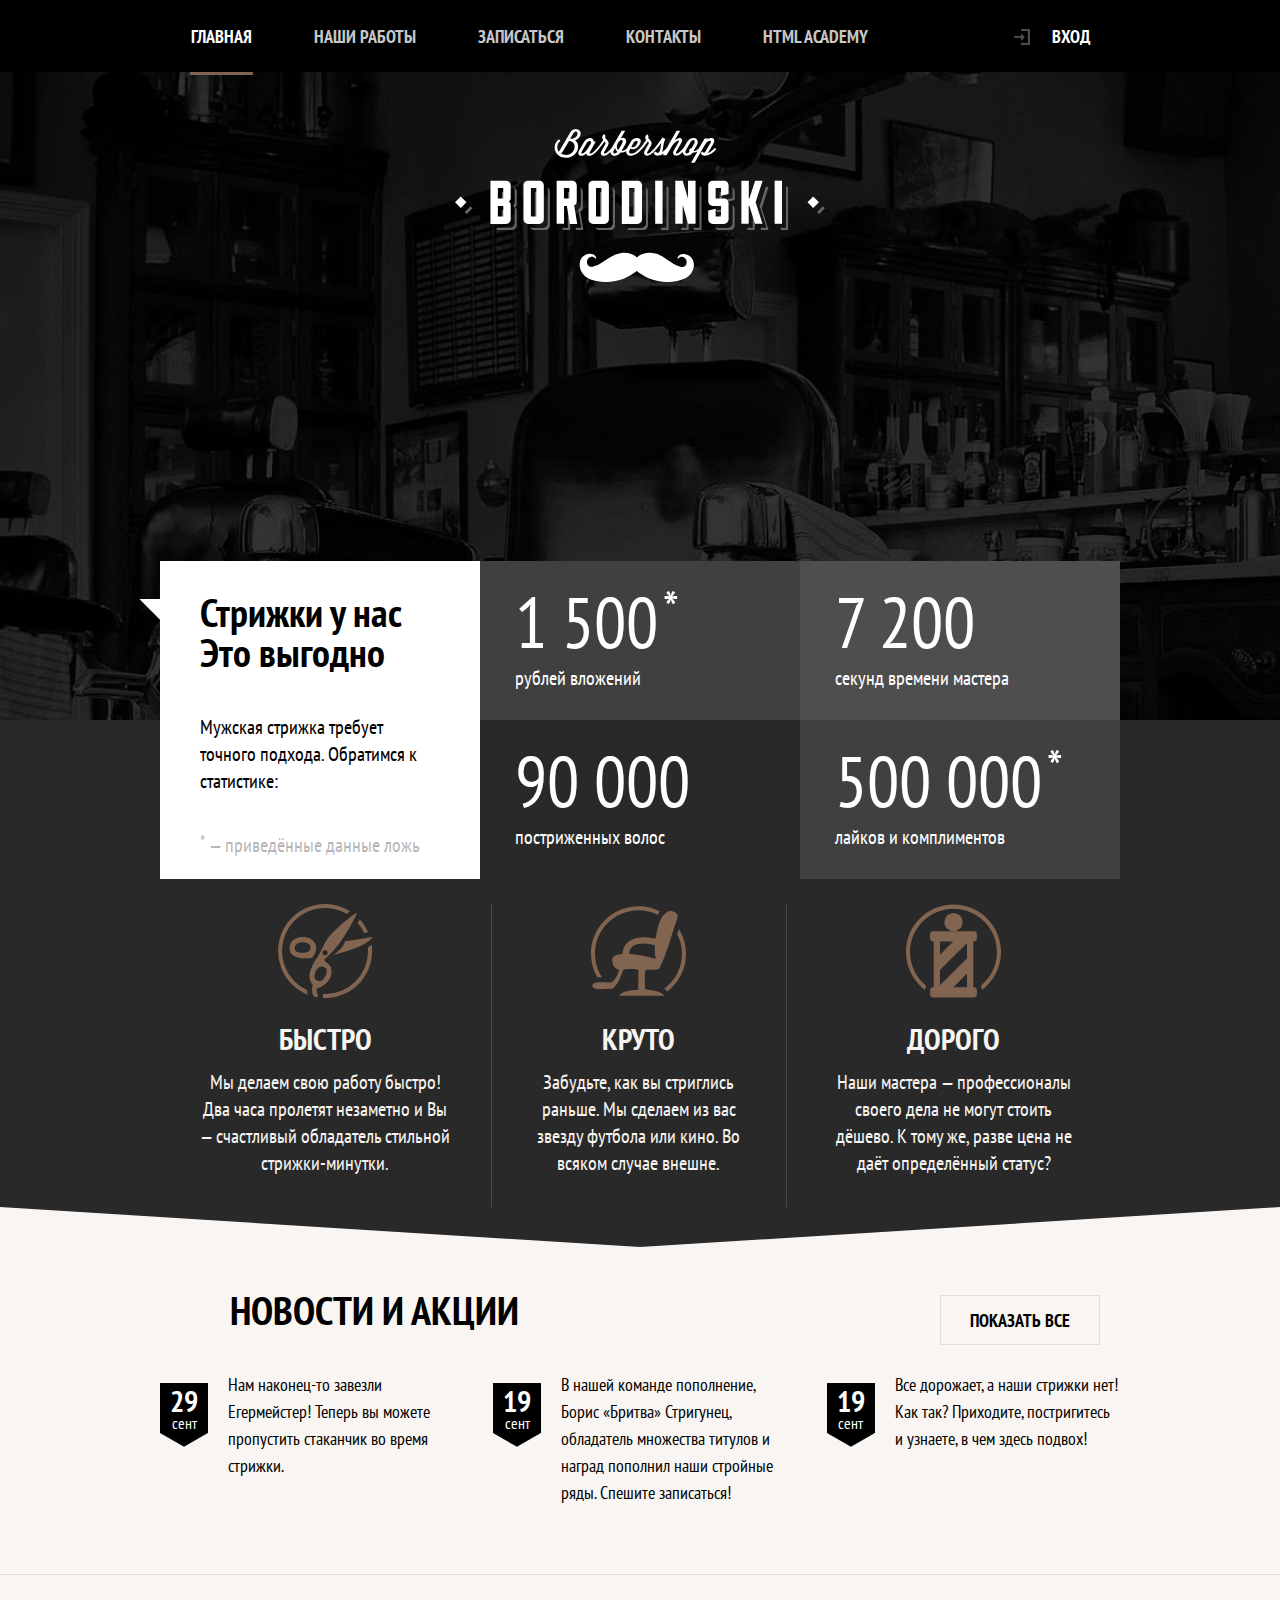
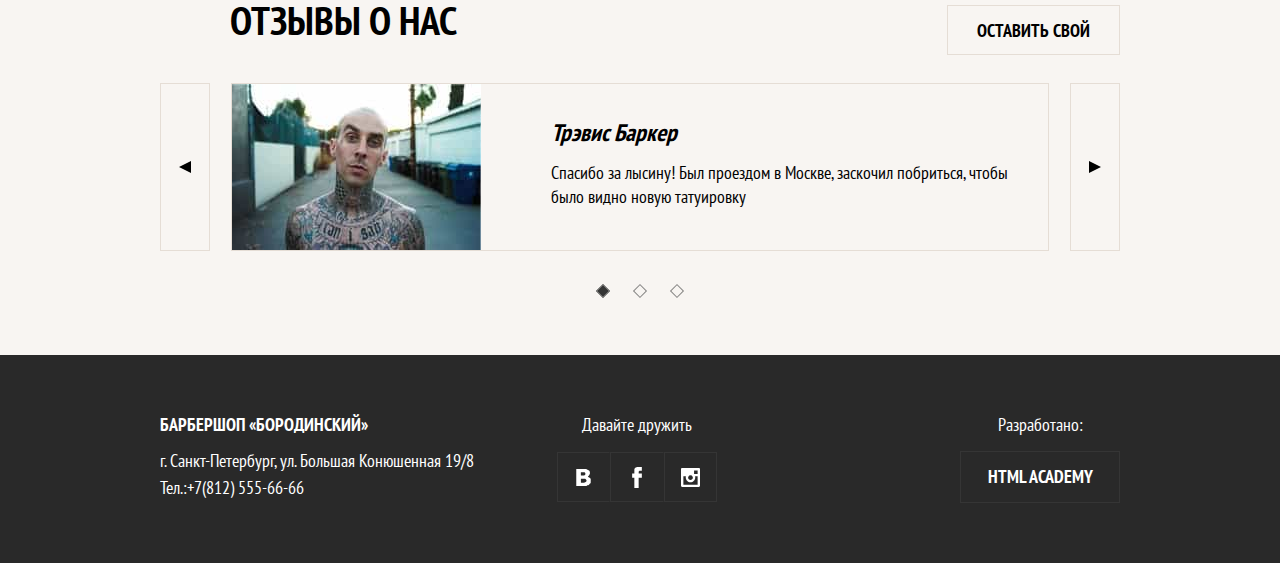
<file: index.html>
<!DOCTYPE HTML>
<html lang="ru">
  <head>
    <meta charset="utf-8">
    <title>Барбершоп Бородинский</title>
      <meta name="viewport" content="width=device-width,initial-scale=1">
    <meta name="format-detection" content="telephone=no">
    <link rel="icon" href="img/favicon.ico" type="image/ico">   
    <link rel="stylesheet" href="css/normalize.css">
     <link rel="stylesheet" href="css/style.css">
    <link href="https://fonts.googleapis.com/css?family=PT+Sans+Narrow:400,700&amp;subset=cyrillic" rel="stylesheet">
  </head>
  <body>
    <header class="page-header">
      <h1 class="visually-hidden">Барбершоп «Бородинский» — истинно мужская классика</h1>
      <div class="page-header__logo">
        <picture>
          <source media="(min-width: 1200px)" srcset="img/icons/logotype-desktop.svg">
          <source media="(min-width: 768px)" srcset="img/icons/logotype-tablet.svg">
          <img src="img/icons/logotype-mobile.svg" width="370" height="153" alt="Барбершоп Бородинский">
        </picture>
      </div>    
     <nav class="main-nav main-nav--closed main-nav--nojs">
      <button class="main-nav__toggle" type="button">Открыть меню</button>

      <div class="main-nav__wrapper">
        <ul class="main-nav__items">
          <li class="main-nav__item main-nav__item--active"><a>Главная</a></li>
          <li class="main-nav__item "><a href="photo.html">Наши работы</a></li>
          <li class="main-nav__item"><a href="form.html">Записаться</a></li>
          <li class="main-nav__item"><a href="">Контакты</a></li>
          <li class="main-nav__item"><a href="">HTML Academy</a></li>
        </ul>

        <ul class="main-nav__user-items">
          <li class="main-nav__user-item"><a class="main-nav__user-login" href="#" title="Войти">Вход
             <svg class="login-icon">
               <use  xlink:href="#login-icon"/>
            </svg> 
            </a>
          </li>
        </ul>
      </div>
    </nav>
  </header>
  
    <main class="page-main">
    <section class="stats">
      <header class="stats__header">
        <h2 class="stats__title  visually-hidden">Статистика Барбершпа</h2>
        <b class="stats__slogan">Стрижки у нас<br>Это выгодно</b>
        <p class="stats__intro">Мужская стрижка требует точного подхода. Обратимся к статистике:</p>
        <small  class="stats__legend  stats__legend--top"><sup>*</sup> — приведённые данные ложь</small>
      </header>
      <table class="stats__items">
        <tr>
          <td class="stats__value">1 500<sup>*</sup></td>
          <td class="stats__field">рублей<br> вложений</td>
        </tr>
        <tr>
          <td class="stats__value">7 200</td>
          <td class="stats__field">секунд<br> времени мастера</td>
        </tr>
        <tr>
          <td class="stats__value">90 000</td>
          <td class="stats__field">постриженных<br> волос</td>
        </tr>
        <tr>
          <td class="stats__value">500 000<sup>*</sup></td>
          <td class="stats__field">лайков<br> и комплиментов</td>
        </tr>
      </table>
      <small class="stats__legend stats__legend--bottom"><sup>*</sup> — приведённые данные ложь</small>
    </section>
 <section class="advantages">
   <h2 class="advantages__title visually-hidden">Наши преимущества</h2>
  <div class="advantages__wrapper">
  <div class="slider">
    <input class="slider__input" type="radio" name="toggle" id="slider-input-1" checked>
    <input class="slider__input" type="radio" name="toggle" id="slider-input-2">
    <input class="slider__input" type="radio" name="toggle" id="slider-input-3">
      <div class="advantages__items slider__items">
        <div class="advantages__item advantages__item--fast slider__item">
           <div class="advantages__item-promo">
          <h3 class="advantages__item-title">Быстро</h3>
          <p class="advantages__item-info">Мы делаем свою работу быстро! Два часа пролетят незаметно и Вы — счастливый обладатель стильной стрижки-минутки.</p>
          </div>
        </div>
        <div class="advantages__item advantages__item--cool slider__item">
         <div class="advantages__item-promo">
          <h3 class="advantages__item-title">Круто</h3>
          <p class="advantages__item-info">Забудьте, как вы стриглись раньше. Мы сделаем из вас звезду футбола или кино. Во всяком случае внешне.</p>
          </div>
        </div>
        <div class="advantages__item advantages__item--expensive slider__item">
         <div class="advantages__item-promo">
          <h3 class="advantages__item-title">Дорого</h3>
          <p class="advantages__item-info">Наши мастера — профессионалы своего дела не могут стоить дёшево. К тому же, разве цена не даёт определённый статус?</p>
        </div>
        </div>
      </div>
         <div class="advantages__toggles slider__toggles">
      <label class="slider__toggle" for="slider-input-1">1</label>
      <label class="slider__toggle" for="slider-input-2">2</label>
      <label class="slider__toggle" for="slider-input-3">3</label>
    </div>
  </div>
  </div>

  <svg class="advantages--triangle"   preserveAspectRatio="none">
    <use  xlink:href="#advantages--triangle"/>
  </svg>
    
  </section>
  <section class="news">
      <div class="news__wrapper">
        <h2 class="news__title">Новости и акции</h2>
        <ul class="news__items">
          <li class="news__item">
            <time class="news__date" datetime="2016-09-29"><b>29</b><span>сент</span></time>
            <p class="news__info">Нам наконец-то завезли Егермейстер! Теперь вы можете пропустить стаканчик во время стрижки.</p>
          </li>
          <li class="news__item">
            <time class="news__date" datetime="2015-09-19"><b>19</b> <span>сент</span></time>
            <p class="news__info">В нашей команде пополнение, Борис «Бритва» Стригунец, обладатель множества титулов и наград пополнил наши стройные ряды. Спешите записаться!</p>
          </li>
                    <li class="news__item">
            <time class="news__date" datetime="2015-09-09"><b>19</b> <span>сент</span></time>
            <p class="news__info">Все дорожает, а наши стрижки нет! Как так? Приходите, постригитесь и узнаете, в чем здесь подвох!</p>
          </li>
        </ul>
        <a class="news__to-all btn" href="#">Показать все</a> 
      </div>
  </section>
  <section class="reviews">
    <div class="reviews__wrapper">
      <h2 class="reviews__title">Отзывы о нас</h2>
      <a class="reviews__write btn" href="#">Оставить свой</a> 
      <div class="reviews-slider">
        <input class="reviews-slider__input" type="radio" name="reviews-slider-toggle" id="reviews-slider-input-1" checked>
        <input class="reviews-slider__input" type="radio" name="reviews-slider-toggle" id="reviews-slider-input-2">
        <input class="reviews-slider__input" type="radio" name="reviews-slider-toggle" id="reviews-slider-input-3">
        <div class="reviews-slider__items">
          <blockquote class="reviews-slider__item">
            <div class="reviews__auhor-foto">
               <picture>
                <source media="(min-width: 1200px)" srcset="img/travis-desctop.jpg">
                <source media="(min-width: 768px)" srcset="img/travis-tablet.jpg">
                <img src="img/travis.jpg"  alt="Фото Тревиса">
              </picture>
            </div>
            <div class="reviews__auhor-quote">
            <cite class="reviews__auhor-name">Трэвис Баркер</cite>
            <p>Спасибо за лысину! Был проездом в Москве, заскочил побриться, чтобы было видно новую татуировку</p>
            </div>
          </blockquote>
          <blockquote class="reviews-slider__item">
            <div class="reviews__auhor-foto">
               <picture>
                <source media="(min-width: 1200px)" srcset="img/travis-desctop.jpg">
                <source media="(min-width: 768px)" srcset="img/travis-tablet.jpg">
                <img src="img/travis.jpg"  alt="Фото Тревиса">
              </picture>
            </div>
            <div class="reviews__auhor-quote">
            <cite class="reviews__auhor-name">Трэвис Баркер</cite>
            <p>Спасибо за лысину! Был проездом в Москве, заскочил побриться, чтобы было видно новую татуировку</p>
            </div>
          </blockquote>  
          <blockquote class="reviews-slider__item">
            <div class="reviews__auhor-foto">
                 <picture>
                <source media="(min-width: 1200px)" srcset="img/travis-desctop.jpg">
                <source media="(min-width: 768px)" srcset="img/travis-tablet.jpg">
                <img src="img/travis.jpg"  alt="Фото Тревиса">
              </picture>
            </div>
            <div class="reviews__auhor-quote">
            <cite class="reviews__auhor-name">Трэвис Баркер</cite>
            <p>Спасибо за лысину! Был проездом в Москве, заскочил побриться, чтобы было видно новую татуировку</p>
            </div>
          </blockquote>
        </div>

      <div class="reviews-slider__toggles">
        <label class="reviews-slider__toggle" for="reviews-slider-input-1">1</label>
        <label class="reviews-slider__toggle" for="reviews-slider-input-2">2</label>
        <label class="reviews-slider__toggle" for="reviews-slider-input-3">3</label>
      </div>
      <div class="reviews-slider__controls">
        <label class="reviews-slider__arrow" for="reviews-slider-input-1">1</label>
        <label class="reviews-slider__arrow" for="reviews-slider-input-2">2</label>
        <label class="reviews-slider__arrow" for="reviews-slider-input-3">3</label>
      </div>
    </div>
  </div>
  <svg  class="reviews--triangle">
    <use  xlink:href="#reviews--triangle"/>
  </svg>
    
    </section>
    </main>
    <footer class="page-footer">
      <div class="page-footer__wrapper">
        <p class="page-footer__contacts">
          <b>Барбершоп «Бородинский»</b>
          г. Санкт-Петербург, ул. Большая Конюшенная 19/8
          <a href="tel:+78125556666"><span class="page-footer__contacts-hidden">Тел.:</span>+7(812) 555-66-66</a>
        </p>
        <p class="page-footer__social">
          <b>Давайте дружить</b>
            <a class="social-link social-link--vk" href="https://vk.com/htmlacademy">
            Мы в Вконтакте
            <svg class="vk-icon">
              <use  xlink:href="#vk-icon"/>
            </svg>
            </a>
            <a class="social-link social-link--fb" href="https://www.facebook.com/htmlacademy">Мы в Фейсбукe
            <svg class="fb-icon">
              <use  xlink:href="#fb-icon"/>
            </svg> 
                 </a>
                  <a class="social-link social-link--insta" href="https://www.instagram.com/htmlacademy">Мы в Инстаграме 
               <svg class="insta-icon">
              <use  xlink:href="#insta-icon"/>
            </svg>
            </a>
        </p>
      <p class="page-footer__copyright">
        <b>Разработано:</b>
        <a class="page-footer__copyright-link" href="https://htmlacademy.ru/intensive/adaptive">HTML Academy</a>
      </p>
 
      </div>
    </footer>
    <div class="popup-room">

     <h2 class="popup-room__title">Личный кабинет</h2>
     <p class="popup-room__subtitle">Введите свой логин и пароль, чтобы войти</p>
     <form class="popup-room__content" action="https://echo.htmlacademy.ru/" method="post">
    <input class="popup-room__value" type="text" name="login" placeholder="Логин" id="login">
    <label for="login"></label>
    <input class="popup-room__value" type="password" name="password" placeholder="Пароль" id="password">
        <label for="name"></label>
    <input  type="checkbox" name="remember"  id="remember">
      
        <label class="popup-room__remember" for="remember">Запомни меня</label>
     
        <a class="popup-room__forgot" href="#">Я забыл пароль!</a>
        <button type="submit" class="popup-room__enter ">Войти <span>в личный кабинет</span></button>
        <button type="button" class="popup-room__close ">Закрыть</button>
      </form>
    </div>
    <div class="overlay"></div>
  <script src="js/scripts.min.js"></script>
  </body>
</html>
</file>
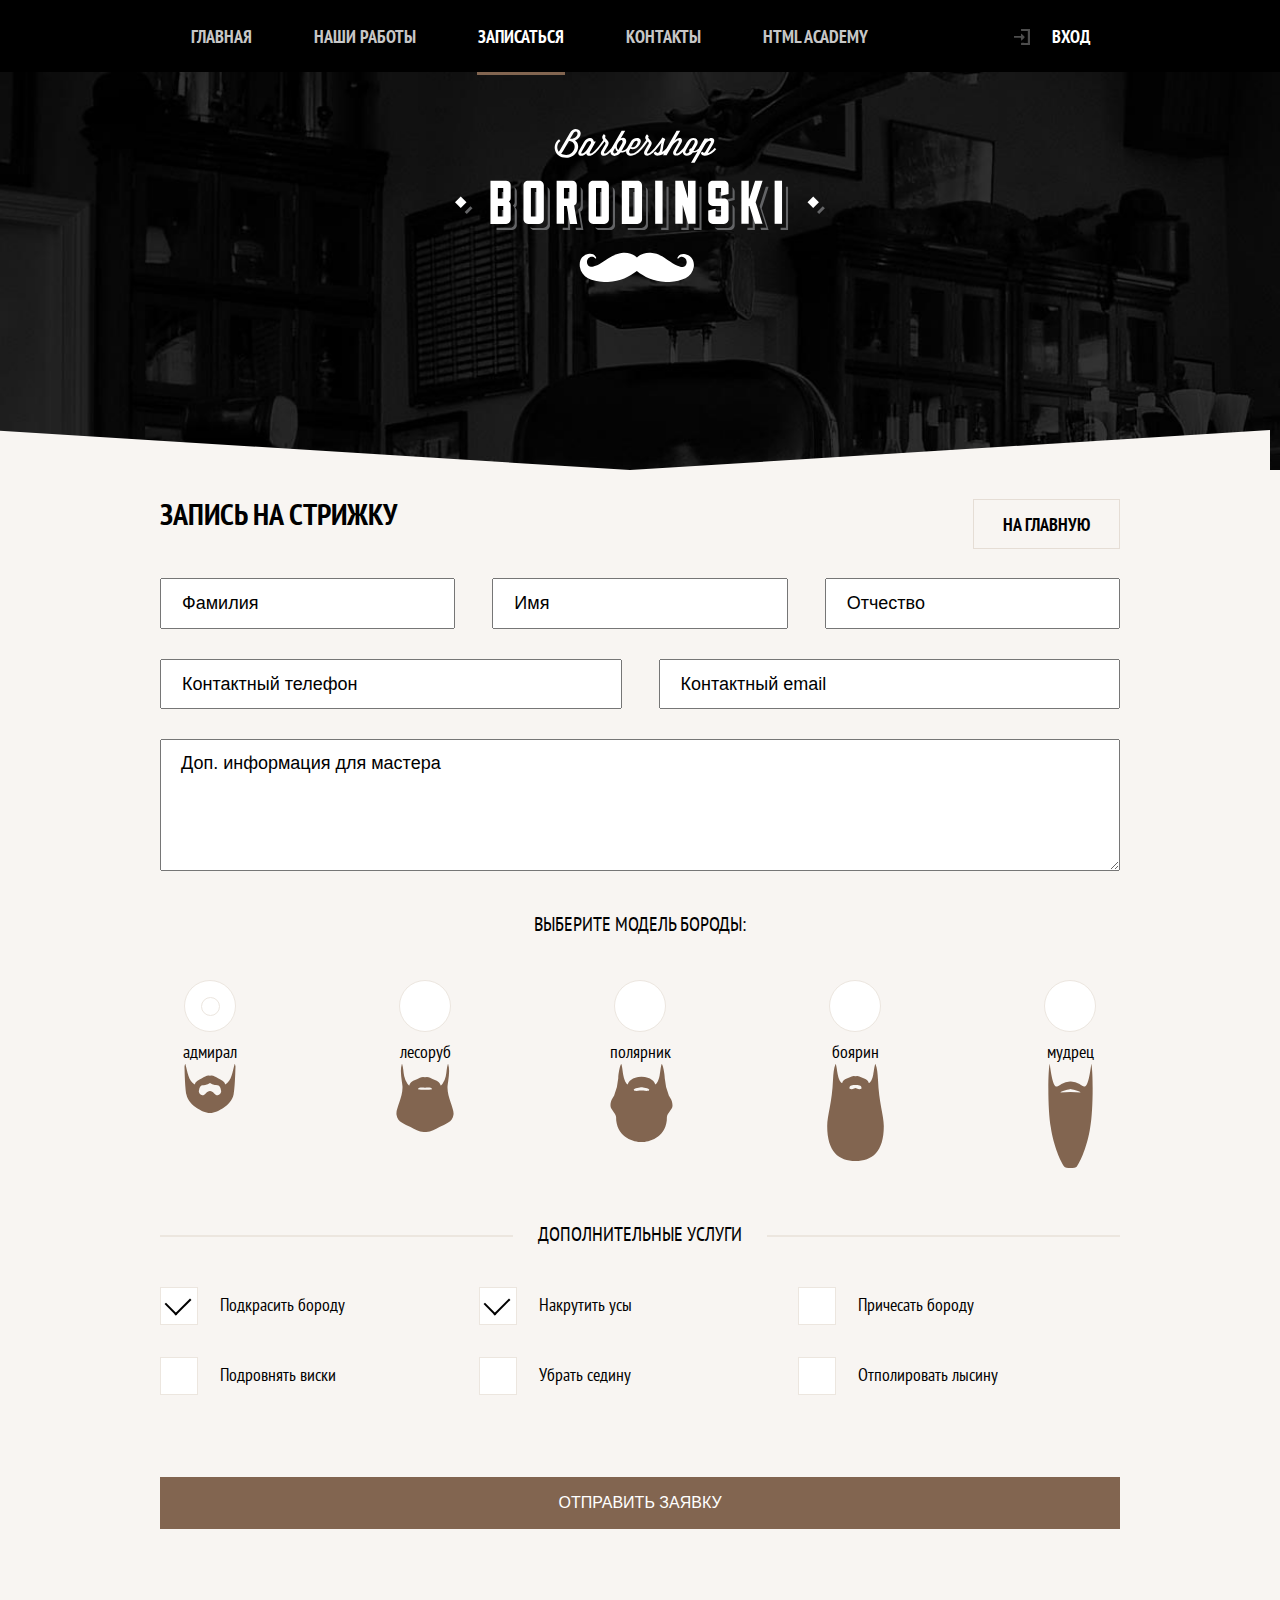
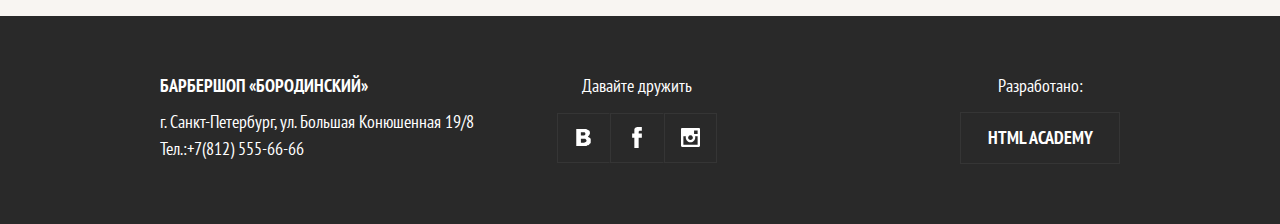
<file: form.html>
<!DOCTYPE HTML>
<html lang="ru">
  <head>
    <meta charset="utf-8">
    <title>Барбершоп Бородинский</title>
      <meta name="viewport" content="width=device-width,initial-scale=1">
    <meta name="format-detection" content="telephone=no">
    <link rel="icon" href="img/favicon.ico" type="image/ico">   
    <link rel="stylesheet" href="css/normalize.css">
     <link rel="stylesheet" href="css/style.css">
    <link href="https://fonts.googleapis.com/css?family=PT+Sans+Narrow:400,700&amp;subset=cyrillic" rel="stylesheet">
  </head>
  <body class="inner-page">
     <header class="page-header">
      <h1 class="visually-hidden">Барбершоп «Бородинский» — истинно мужская классика</h1>
      <div class="page-header__logo">
        <picture>
          <source media="(min-width: 1200px)" srcset="img/icons/logotype-desktop.svg">
          <source media="(min-width: 768px)" srcset="img/icons/logotype-tablet.svg">
          <img src="img/icons/logotype-mobile.svg" width="370" height="153" alt="Барбершоп Бородинский">
        </picture>
      </div>    
     <nav class="main-nav main-nav--closed main-nav--nojs">
      <button class="main-nav__toggle" type="button">Открыть меню</button>

      <div class="main-nav__wrapper">
        <ul class="main-nav__items">
          <li class="main-nav__item "><a href="index.html">Главная</a></li>
          <li class="main-nav__item "><a href="photo.html ">Наши работы</a></li>
          <li class="main-nav__item main-nav__item--active"><a >Записаться</a></li>
          <li class="main-nav__item"><a href="">Контакты</a></li>
          <li class="main-nav__item"><a href="">HTML Academy</a></li>
        </ul>

        <ul class="main-nav__user-items">
          <li class="main-nav__user-item"><a class="main-nav__user-login" href="#" title="Войти">Вход
            <svg class="login-icon" width="16px" height="16px">
              <use  xlink:href="#login-icon"/>
            </svg>
            </a></li>
        </ul>
      </div>
    </nav>
  </header>
    <section class="page-title">
    <svg class="page-title--reverse-triangle">
      <use  xlink:href="#page-title--reverse-triangle"/>
    </svg>
        <div class="page-title__wrapper">
          <h1 class="page-title__text">Запись на стрижку</h1>
          <a class="page-title__to-main btn" href="index.html">На главную</a>
        </div>
    </section>
    <section class="form-block">
     <div class="form-block__wrapper">
      <form class="form-block__content"  action="https://echo.htmlacademy.ru/" method="post">
       <div class="form-block__bio">
        <input class="form-block__value" type="text" name="surname" placeholder="Фамилия" id="surname" >
        <label for="surname"></label>
        <input class="form-block__value" type="text" name="name" placeholder="Имя" id="name" >
        <label for="name"></label>
        <input class="form-block__value" type="text" name="middlename" placeholder="Отчество" id="middlename" >
        <label for="middlename"></label>
       </div>
       
       <div class="form-block__contacts">
        <input class="form-block__value" type="tel" name="tel" placeholder="Контактный телефон" id="tel">
        <label for="tel"></label>
        <input class="form-block__value" type="email" name="email" placeholder="Контактный email" id="email" >
        <label for="email"></label>
      </div>
      
       
        <textarea class="form-block__value" rows="5" placeholder="Доп. информация для мастера" ></textarea>
        
        <section class="model-beard">
          <div class="model-beard__subtitle">
            <h2 class="model-beard__content">Выберите модель бороды:</h2>
          </div>
          <input type="radio" name="typebeard" id="typebeard-1" checked>
          <input type="radio" name="typebeard" id="typebeard-2">
          <input type="radio" name="typebeard" id="typebeard-3">
          <input type="radio" name="typebeard" id="typebeard-4">
          <input type="radio" name="typebeard" id="typebeard-5">
          <div class="model-beard__controls">
            <label class="model-beard__radiobeard model-beard--radiobeard-1"  for="typebeard-1">адмирал
    <svg class="icon-beard-1">
      <use  xlink:href="#beard-1"/>
    </svg>
            </label>
            <label class="model-beard__radiobeard model-beard--radiobeard-2"  for="typebeard-2">лесоруб
                <svg class="icon-beard-2">
      <use  xlink:href="#beard-2"/>
    </svg>
            </label>
            <label class="model-beard__radiobeard model-beard--radiobeard-3"  for="typebeard-3">полярник
          <svg class="icon-beard-3">
      <use  xlink:href="#beard-3"/>
    </svg>
            </label>
            <label class="model-beard__radiobeard model-beard--radiobeard-4"  for="typebeard-4">боярин
        <svg class="icon-beard-4">
      <use  xlink:href="#beard-4"/>
    </svg>  
            </label>
            <label class="model-beard__radiobeard model-beard--radiobeard-5"  for="typebeard-5">мудрец
              <svg class="icon-beard-5">
      <use  xlink:href="#beard-5"/>
    </svg>       
            </label>
          </div>    
        </section>
        <section class="bonus-services">
         <div class="bonus-services__subtitle">
            <h2 class="bonus-services__content">Дополнительные услуги</h2>
          </div>
           <input type="checkbox" name="additional-1" id="additional-1" checked>
          <input  type="checkbox" name="additional-2" id="additional-2" checked>
          <input type="checkbox" name="additional-3" id="additional-3">
          <input type="checkbox" name="additional-4" id="additional-4">
          <input type="checkbox" name="additional-5" id="additional-5">
          <input  type="checkbox" name="additional-6" id="additional-6">
          <div class="bonus-services__controls">
            <label class="bonus-services__additional bonus-services__additional-1"  for="additional-1">Подкрасить бороду</label>
             <label class="bonus-services__additional bonus-services__additional-2"  for="additional-2">Накрутить усы</label>
            <label class="bonus-services__additional bonus-services__additional-3"  for="additional-3">Причесать бороду</label>
            <label class="bonus-services__additional bonus-services__additional-4"  for="additional-4">Подровнять виски</label>
            <label class="bonus-services__additional bonus-services__additional-5"  for="additional-5">Убрать седину</label>
            <label class="bonus-services__additional bonus-services__additional-6"  for="additional-6">Отполировать лысину</label>
          </div>
        </section>
        <button class="form-block__submit" type="submit" >Отправить заявку</button>
      </form>
      </div>
    <svg class="form-block--triangle">
      <use  xlink:href="#form-block--triangle"/>
    </svg>
    </section>
     <footer class="page-footer">
      <div class="page-footer__wrapper">
        <p class="page-footer__contacts">
          <b>Барбершоп «Бородинский»</b>
          г. Санкт-Петербург, ул. Большая Конюшенная 19/8
          <a href="tel:+78125556666"><span class="page-footer__contacts-hidden">Тел.:</span>+7(812) 555-66-66</a>
        </p>
        <p class="page-footer__social">
          <b>Давайте дружить</b>
            <a class="social-link social-link--vk" href="https://vk.com/htmlacademy">
            Мы в Вконтакте
            <svg class="vk-icon">
              <use  xlink:href="#vk-icon"/>
            </svg>
            </a>
            <a class="social-link social-link--fb" href="https://www.facebook.com/htmlacademy">Мы в Фейсбукe
            <svg class="fb-icon">
              <use  xlink:href="#fb-icon"/>
            </svg> 
                 </a>
                  <a class="social-link social-link--insta" href="https://www.instagram.com/htmlacademy">Мы в Инстаграме 
               <svg class="insta-icon">
              <use  xlink:href="#insta-icon"/>
            </svg>
            </a>
        </p>
      <p class="page-footer__copyright">
        <b>Разработано:</b>
        <a class="page-footer__copyright-link" href="https://htmlacademy.ru/intensive/adaptive">HTML Academy</a>
      </p>
 
      </div>
    </footer>
    <div class="popup-room">
     <h2 class="popup-room__title">Личный кабинет</h2>
     <p class="popup-room__subtitle">Введите свой логин и пароль, чтобы войти</p>
     <form class="popup-room__content" action="https://echo.htmlacademy.ru/" method="post">
    <input class="popup-room__value" type="text" name="login" placeholder="Логин" id="login">
    <label for="login"></label>
    <input class="popup-room__value" type="password" name="password" placeholder="Пароль" id="password">
        <label class="popup-room-password" for="name"></label>
    <input  type="checkbox" name="remember"  id="remember">
      
        <label class="popup-room__remember" for="remember">Запомни меня</label>
     
        <a class="popup-room__forgot" href="#">Я забыл пароль!</a>
        <button type="submit" class="popup-room__enter">Войти <span>в личный кабинет</span></button>
         <button type="button" class="popup-room__close ">Закрыть</button>
      </form>
    </div>
    <div class="overlay"></div>

    <div class="popup-success">
      <h2 class="popup-success__title">Это успех!</h2>
      <p class="popup-success__info">Ваша заявка отправлена.<br> Ожидайте, мы свяжемся с вами<br> как только будет минутка.</p>
      <button type="button" class="popup-success__close">Закрыть окно </button>
    </div>
    <div class="popup-failure">
      <h2 class="popup-failure__title">Неудача</h2>
      <p class="popup-failure__info">Что-то пошло не так.<br> Проверьте выделенные<br>красным поля формы.</p>
      <button type="button" class="popup-failure__close">Ок</button>
    </div>
  <script src="js/scripts.min.js"></script>
    <script src="js/scripts-form.min.js"></script>
    </body>
</html>
</file>
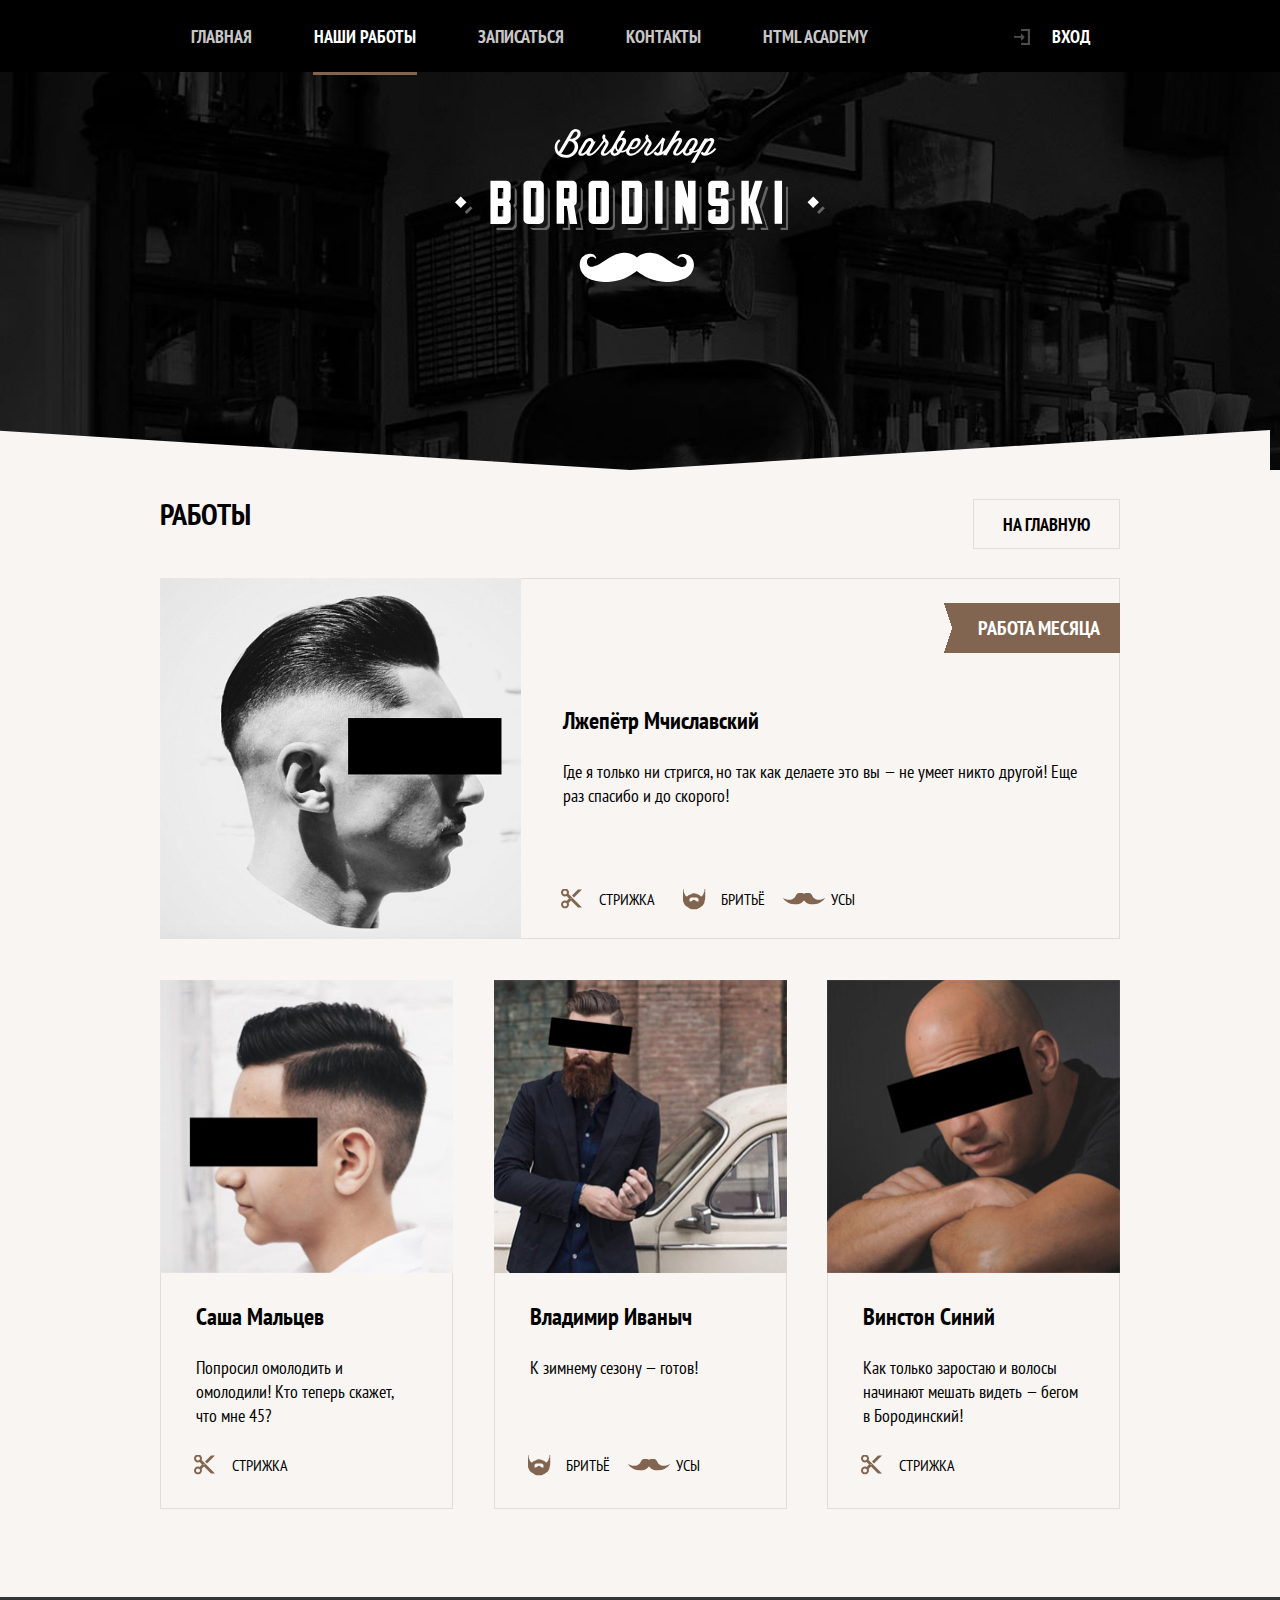
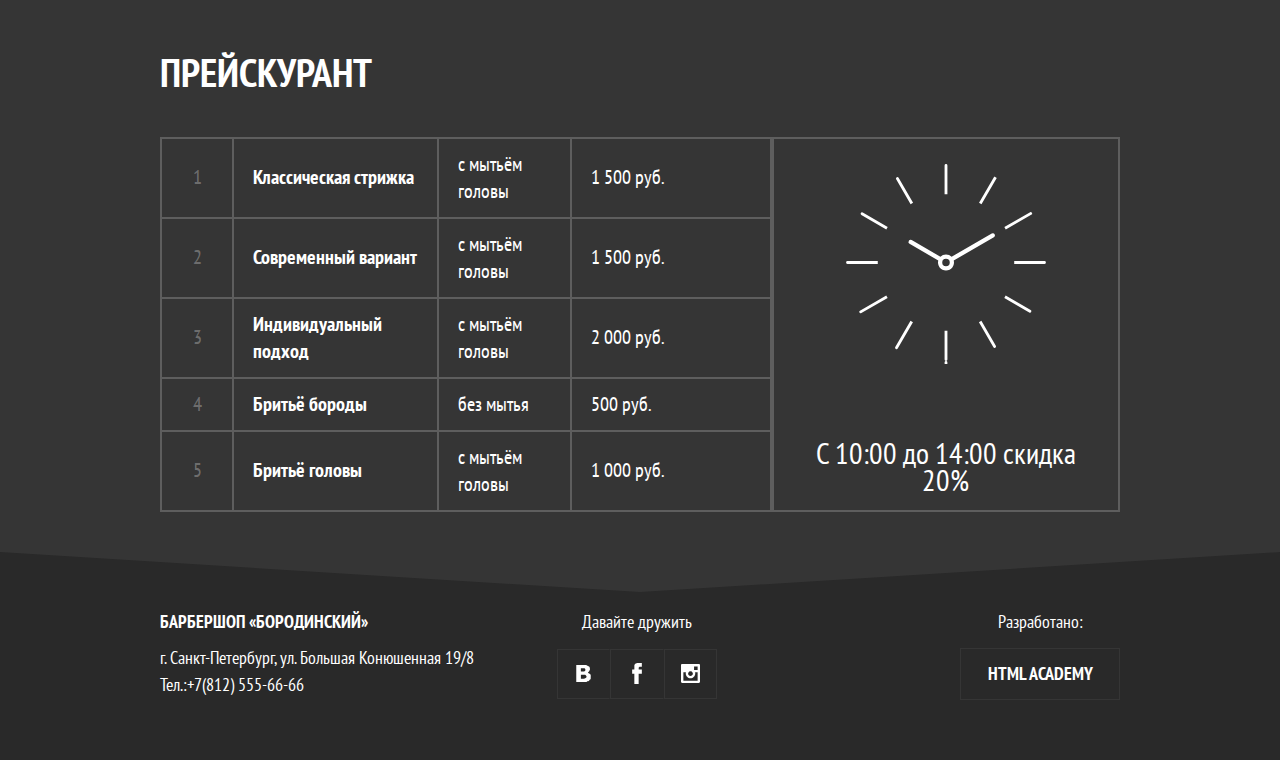
<file: photo.html>
<!DOCTYPE HTML>
<html lang="ru">
  <head>
    <meta charset="utf-8">
    <title>Барбершоп Бородинский</title>
      <meta name="viewport" content="width=device-width,initial-scale=1">
    <meta name="format-detection" content="telephone=no">
    <link rel="icon" href="img/favicon.ico" type="image/ico">   
    <link rel="stylesheet" href="css/normalize.css">
     <link rel="stylesheet" href="css/style.css">
     <link href="https://fonts.googleapis.com/css?family=PT+Sans+Narrow:400,700&amp;subset=cyrillic" rel="stylesheet">
  </head>
    <body class="inner-page">
     <header class="page-header">
      <h1 class="visually-hidden">Барбершоп «Бородинский» — истинно мужская классика</h1>
      <div class="page-header__logo">
        <picture>
          <source media="(min-width: 1200px)" srcset="img/icons/logotype-desktop.svg">
          <source media="(min-width: 768px)" srcset="img/icons/logotype-tablet.svg">
          <img src="img/icons/logotype-mobile.svg" width="370" height="153" alt="Барбершоп Бородинский">
        </picture>
      </div>    
     <nav class="main-nav main-nav--closed main-nav--nojs">
      <button class="main-nav__toggle" type="button">Открыть меню</button>

      <div class="main-nav__wrapper">
        <ul class="main-nav__items">
          <li class="main-nav__item "><a href="index.html">Главная</a></li>
          <li class="main-nav__item main-nav__item--active"><a >Наши работы</a></li>
          <li class="main-nav__item"><a href="form.html">Записаться</a></li>
          <li class="main-nav__item"><a href="">Контакты</a></li>
          <li class="main-nav__item"><a href="">HTML Academy</a></li>
        </ul>

        <ul class="main-nav__user-items">
          <li class="main-nav__user-item"><a class="main-nav__user-login" href="#" title="Войти">Вход
          <svg class="login-icon" width="16px" height="16px">
            <use  xlink:href="#login-icon"/>
          </svg>
            </a></li>
        </ul>
      </div>
    </nav>
  </header>
    
  <section class="page-title">
    <svg  class="page-title--reverse-triangle">
      <use  xlink:href="#page-title--reverse-triangle"/>
   </svg>
    <div class="page-title__wrapper">
      <h1 class="page-title__text">Работы</h1>
      <a class="page-title__to-main btn" href="index.html">На главную</a>
    </div>
  </section>

    <section class="works-list">
       <div class="works-list__wrapper">
       
        <article class="works-item works-item--work-of-month">
          <div class="works-item__img-wrapper">
            <picture>
              <source media="(min-width: 1200px)" srcset="img/photo-1-desktop.jpg 1x">
              <source media="(min-width: 768px)" srcset="img/photo-1-tablet.jpg 1x">
              <img src="img/photo-1-mobile.jpg"alt="Пример нашей работы" class="works-item__img">
            </picture>
          </div>
          <div class="works-item__review">
            <div class="works-item__review-text">
              <h1 class="works-item__title">Лжепётр Мчиславский</h1>
              <blockquote class="works-item__blockquote">Где я только ни стригся, но так как делаете это вы — не умеет никто другой! Еще раз спасибо и до скорого!</blockquote>
            </div>
            <div class="works-item__parameter-list">
              <div class="works-item__parameter-item works-item__parameter-item--haircut">Стрижка</div>
              <div class="works-item__parameter-item works-item__parameter-item--shaving">Бритьё</div>
              <div class="works-item__parameter-item works-item__parameter-item--mustache">Усы</div>
            </div>
          </div>
        </article>


        <article class="works-item">
          <div class="works-item__img-wrapper">
            <picture>
              <source media="(min-width: 1200px)" srcset="img/photo-2-desktop.jpg 1x">
              <source media="(min-width: 768px)" srcset="img/photo-2-tablet.jpg">
              <img src="img/photo-2-mobile.jpg" alt="Пример нашей работы" class="works-item__img">
            </picture>
          </div>
          <div class="works-item__review">
            <div class="works-item__review-text">
              <h1 class="works-item__title">Саша Мальцев</h1>
              <blockquote class="works-item__blockquote">Попросил омолодить и омолодили! Кто теперь скажет, что мне 45? </blockquote>
            </div>
            <div class="works-item__parameter-list">
              <div class="works-item__parameter-item works-item__parameter-item--haircut">Стрижка</div>
            </div>
          </div>
        </article>


        <article class="works-item">
          <div class="works-item__img-wrapper">
            <picture>
              <source media="(min-width: 1200px)" srcset="img/photo-3-desktop.jpg">
              <source media="(min-width: 768px)" srcset="img/photo-3-tablet.jpg">
              <img src="img/photo-3-mobile.jpg" alt="Пример нашей работы" class="works-item__img">
            </picture>
          </div>
          <div class="works-item__review">
            <div class="works-item__review-text">
              <h1 class="works-item__title">Владимир Иваныч</h1>
              <blockquote class="works-item__blockquote">К зимнему сезону — готов!</blockquote>
            </div>
            <div class="works-item__parameter-list">
              <div class="works-item__parameter-item works-item__parameter-item--shaving">Бритьё</div>
              <div class="works-item__parameter-item works-item__parameter-item--mustache">Усы</div>
            </div>
          </div>
        </article>


        <article class="works-item">
          <div class="works-item__img-wrapper">
            <picture>
              <source media="(min-width: 1200px)" srcset="img/photo-4-desktop.jpg">
              <source media="(min-width: 768px)" srcset="img/photo-4-tablet.jpg">
              <img src="img/photo-4-mobile.jpg" alt="Пример нашей работы" class="works-item__img">
            </picture>
          </div>
          <div class="works-item__review">
            <div class="works-item__review-text">
              <h1 class="works-item__title">Винстон Синий</h1>
              <blockquote class="works-item__blockquote">Как только заростаю и волосы начинают мешать видеть — бегом в Бородинский!</blockquote>
            </div>
            <div class="works-item__parameter-list">
              <div class="works-item__parameter-item works-item__parameter-item--haircut">Стрижка</div>
            </div>
          </div>
        </article>

      </div>
    <svg  class="works-list--triangle">
      <use  xlink:href="#works-list--triangle"/>
   </svg>
    </section>
  
     <section class="price">
    <div class="price__inner">
      <h1 class="price__header">Прейскурант</h1>
      <div class="price__columns">
        <table class="price__table">
          <tr>
            <td class="col-1">1</td>
            <td class="col-2">Классическая стрижка</td>
            <td class="col-3"><span class="bracket">(</span>с мытьём головы<span class="bracket">)</span></td>
            <td class="col-4">1 500 руб.</td>
          </tr>
          <tr>
            <td class="col-1">2</td>
            <td class="col-2">Современный вариант</td>
            <td class="col-3"><span class="bracket">(</span>с мытьём головы<span class="bracket">)</span></td>
            <td class="col-4">1 500 руб.</td>
          </tr>
          <tr>
            <td class="col-1">3</td>
            <td class="col-2">Индивидуальный подход</td>
            <td class="col-3"><span class="bracket">(</span>с мытьём головы<span class="bracket">)</span></td>
            <td class="col-4">2 000 руб.</td>
          </tr>
          <tr>
            <td class="col-1">4</td>
            <td class="col-2">Бритьё бороды</td>
            <td class="col-3"><span class="bracket">(</span>без мытья<span class="bracket">)</span></td>
            <td class="col-4">500 руб.</td>
          </tr>
          <tr>
            <td class="col-1">5</td>
            <td class="col-2">Бритьё головы</td>
            <td class="col-3"><span class="bracket">(</span>с мытьём головы<span class="bracket">)</span></td>
            <td class="col-4">1 000 руб.</td>
          </tr>
        </table>
        <p class="price__discount">
          С 10:00 до 14:00 скидка 20%
        </p>
      </div>
    </div>
    <svg  class="prise--triangle">
      <use  xlink:href="#prise--triangle"/>
   </svg>
  </section>
  
    <footer class="page-footer">
      <div class="page-footer__wrapper">
        <p class="page-footer__contacts">
          <b>Барбершоп «Бородинский»</b>
          г. Санкт-Петербург, ул. Большая Конюшенная 19/8
          <a href="tel:+78125556666"><span class="page-footer__contacts-hidden">Тел.:</span>+7(812) 555-66-66</a>
        </p>
        <p class="page-footer__social">
          <b>Давайте дружить</b>
            <a class="social-link social-link--vk" href="https://vk.com/htmlacademy">
            Мы в Вконтакте
            <svg class="vk-icon">
              <use  xlink:href="#vk-icon"/>
            </svg>
            </a>
            <a class="social-link social-link--fb" href="https://www.facebook.com/htmlacademy">Мы в Фейсбукe
            <svg class="fb-icon">
              <use  xlink:href="#fb-icon"/>
            </svg> 
                 </a>
                  <a class="social-link social-link--insta" href="https://www.instagram.com/htmlacademy">Мы в Инстаграме 
               <svg class="insta-icon">
              <use  xlink:href="#insta-icon"/>
            </svg>
            </a>
        </p>
      <p class="page-footer__copyright">
        <b>Разработано:</b>
        <a class="page-footer__copyright-link" href="https://htmlacademy.ru/intensive/adaptive">HTML Academy</a>
      </p>
 
      </div>
    </footer>
    <div class="popup-room">
     <h2 class="popup-room__title">Личный кабинет</h2>
     <p class="popup-room__subtitle">Введите свой логин и пароль, чтобы войти</p>
     <form class="popup-room__content" action="https://echo.htmlacademy.ru/" method="post">
    <input class="popup-room__value" type="text" name="login" placeholder="Логин" id="login">
    <label for="login"></label>
    <input class="popup-room__value" type="password" name="password" placeholder="Пароль" id="password">
        <label for="name"></label>
    <input  type="checkbox" name="remember"  id="remember">
      
        <label class="popup-room__remember" for="remember">Запомни меня</label>
     
        <a class="popup-room__forgot" href="#">Я забыл пароль!</a>
        <button type="submit" class="popup-room__enter">Войти <span>в личный кабинет</span></button>
        <button type="button" class="popup-room__close btn">Закрыть</button>
      </form>
    </div>
    <div class="overlay"></div>
  <script src="js/scripts.min.js"></script>
  </body>
</html>
</file>
<file: css/style.css>
:focus{background:0 0}body{position:relative;font-size:18px;line-height:24px;font-family:"PT Sans Narrow",Arial,sans-serif;color:#f7f4f1;font-style:normal;background-color:#292929}img{max-width:100%;height:auto}.visually-hidden{position:absolute;width:1px;height:1px;margin:-1px;padding:0;border:0;clip:rect(0 0 0 0);overflow:hidden}.btn{display:block;padding:13px 29px 11px;font-weight:700;font-size:18px;line-height:24px;text-align:center;color:#000;text-transform:uppercase;text-decoration:none;text-shadow:none;background-color:transparent;border:1px solid #e5ddd5}.btn:hover{text-decoration:none;border-color:#d5c9bd}.btn:active{color:rgba(0,0,0,.3);text-decoration:none;background-color:#d5c9bd;border-color:#d5c9bd;outline:0}.btn:focus{text-decoration:none;outline:0}.overlay{display:none;width:100%;height:100%;position:fixed;top:0;left:0;z-index:30;background-color:rgba(0,0,0,.5);cursor:pointer}.overlay--active{display:block}.page-title--reverse-triangle{fill:#f8f5f2;position:absolute;width:100vw;height:40px;top:-40px;left:-10px;display:none}.page-title{position:relative;background-color:#f8f5f2;color:#000;padding:28px 0 30px 0;text-transform:uppercase}.page-title__text{margin:0;font-weight:700;font-size:30px;line-height:30px;text-align:center}.page-title__to-main{display:none}.page-header__logo{height:85px;text-align:center}.page-header__logo img{width:230px;height:85px}.main-nav{position:relative;width:auto;min-height:50px;background-color:#6a4d38}.main-nav__toggle{position:absolute;top:0;right:0;z-index:2;display:block;width:70px;height:50px;font-size:0;background-color:#6a4d38;cursor:pointer;border:none}.main-nav__toggle:hover{background-color:#624530}.main-nav__toggle:active{background-color:#624530}.main-nav__toggle:focus{outline:0}.main-nav--closed .main-nav__toggle::before{content:"";position:absolute;top:15px;left:17px;width:36px;height:2px;background-color:#fff;box-shadow:0 8px 0 0 #fff,0 16px 0 0 #fff}.main-nav--closed .main-nav__toggle:active::before{background-color:rgba(255,255,255,.3);box-shadow:0 8px 0 0 rgba(255,255,255,.3),0 16px 0 0 rgba(255,255,255,.3)}.main-nav--opened .main-nav__toggle{top:0;right:auto;right:0}.main-nav--opened .main-nav__toggle:focus{outline:0}.main-nav--opened .main-nav__toggle::after,.main-nav--opened .main-nav__toggle::before{content:"";position:absolute;top:24px;left:18px;width:36px;height:2px;background-color:#fff}.main-nav--opened .main-nav__toggle::before{transform:rotate(45deg);box-shadow:none}.main-nav--opened .main-nav__toggle::after{transform:rotate(-45deg)}.main-nav--opened .main-nav__toggle:active::after,.main-nav--opened .main-nav__toggle:active::before{background-color:rgba(255,255,255,.3)}.main-nav__items,.main-nav__user-items{margin:0;padding:0;list-style:none}.main-nav__items{font-weight:700}.main-nav__item a{display:block;padding:12px 21px;padding-bottom:13px;font-size:18px;line-height:24px;color:#fff;text-transform:uppercase;text-decoration:none;background-color:#826550;border-top:1px solid #886e5b;border-bottom:1px solid #71543f}.main-nav__item a[href]{color:rgba(255,255,255,.8)}.main-nav__item a[href]:hover{background-color:#755a46;border-top-color:#755a46}.main-nav__item a[href]:active{color:rgba(255,255,255,.3);background-color:#6a4d38;border-top-color:#6a4d38}.main-nav__user-login{position:relative;display:block;padding:17px 21px;padding-left:49px;line-height:18px;color:#fff;text-decoration:none}.login-icon{fill:rgba(255,255,255,.3);position:absolute;top:18px;left:21px;width:16px;height:16px}.stats{width:auto}.stats__header{padding-top:27px;padding-right:38px;padding-bottom:26px;padding-left:38px;color:#000;background-color:#fff}.stats__slogan{display:block;margin-bottom:16px;font-weight:700;font-size:30px;line-height:30px;text-align:center;text-transform:uppercase}.stats__intro{margin:0;font-size:20px;line-height:27px;text-align:center}.stats__legend{display:block;font-size:20px;line-height:20px}.stats__legend--bottom{padding-top:20px;padding-bottom:14px;text-align:center;color:rgba(255,255,255,.3);background-color:#292929}.stats__legend--top{display:none}.stats__legend sup{top:-.25em;font-size:90%}.stats__items{width:100%;border-collapse:collapse}.stats__items tr{color:#fff;background-color:#404040}.stats__items tr:nth-child(2){background-color:#4e4e4e}.stats__items tr:nth-child(3){background-color:#292929}.stats__items tr:nth-child(4){background-color:#404040}.stats__field,.stats__value{width:50%;padding:20px;padding-bottom:19px;vertical-align:top}.stats__value{padding-right:0;font-size:40px;line-height:40px}.stats__value sup{top:-.35em;margin-left:5px}.stats__field{padding-left:0;font-size:18px;line-height:18px;text-align:right}.slider{position:relative;width:100%;overflow:hidden}.slider__items{width:300%;transition:transform .8s ease;display:-ms-flexbox;display:flex}.slider__item{-ms-flex-positive:1;flex-grow:1}#slider-input-1:checked~.slider__items{transform:translate(0)}#slider-input-2:checked~.slider__items{transform:translate(-33.33333333%)}#slider-input-3:checked~.slider__items{transform:translate(-66.66666667%)}.slider__input{display:none}.slider__toggles{width:100%;text-align:center}.slider__toggle{font-size:0;display:inline-block;width:8px;height:8px;transform:rotate(45deg);margin:0 20px;cursor:pointer;border:1px solid #a5a5a5}#slider-input-1:checked~.slider__toggles label[for=slider-input-1],#slider-input-2:checked~.slider__toggles label[for=slider-input-2],#slider-input-3:checked~.slider__toggles label[for=slider-input-3]{background:#fff}.advantages__item--fast{background:url(../img/icons/advantage-1-illustration.svg) no-repeat 50% 0}.advantages__item--cool{background:url(../img/icons/advantage-2-illustration.svg) no-repeat 50% 0}.advantages__item--expensive{background:url(../img/icons/advantage-3-illustration.svg) no-repeat 50% 0}.advantages__item-promo{text-align:center}.advantages__item-promo .advantages__item-title{font-size:30px;line-height:30px;font-weight:700;text-transform:uppercase}.advantages__item-promo .advantages__item-info{font-size:20px;line-height:27px}.advantages__wrapper{width:auto;padding-top:25px}.advantages__item{min-height:145px;padding-top:105px}.advantages--triangle{width:100%;height:40px;position:absolute;transform:rotate(180deg);fill:#292929}.news{background:#f8f5f2;color:#000;padding-top:70px;padding-bottom:28px;border-bottom:1px solid #e5ddd5}.news__wrapper{width:auto}.news__title{margin:0;margin-bottom:28px;text-transform:uppercase;font-size:30px;line-height:30px;text-align:center;font-weight:700}.news__items{margin:0;padding:0;padding-bottom:7px;list-style:none}.news__item{display:-ms-flexbox;display:flex;-ms-flex-align:start;align-items:flex-start;padding-bottom:18px;min-height:65px;position:relative;cursor:pointer}.news__info{font-size:18px;line-height:27px;margin-left:20px}.news__date{position:relative;margin-top:30px;text-align:center;color:#fff;background:#000}.news__date::after{content:"";position:absolute;left:0;background-color:#000;padding-bottom:50%;width:57.7%;transform-origin:0 0;transform:rotate(-30deg) skewX(30deg)}.news__date b{display:block;position:relative;z-index:1;top:3px;padding:0 10px;font-size:30px;line-height:30px}.news__date span{display:block;position:relative;z-index:1;top:5px;margin-top:-10px;font-size:16px;line-height:30px}.news__item:hover{color:#826550;text-decoration:underline}.news__item:hover .news__date{background-color:#826550}.news__item:hover .news__date::after{background-color:#826550}.news__item:active{color:#6a4d38;text-decoration:underline}.news__item:active .news__date{background-color:#6a4d38}.news__item:active .news__date::after{background-color:#6a4d38}.news__item:active b,.news__item:active span{opacity:.3}.news__to-all{margin:0 20px}.news__to-all:hover{border-color:#d5c9bd}.news__to-all:active{opacity:.3;background-color:#d5c9bd}.news__item:nth-child(n+3){display:none}.reviews-slider{position:relative;width:100%;overflow:hidden}.reviews-slider__items{width:300%;transition:transform .8s ease;display:-ms-flexbox;display:flex}.reviews-slider__item{-ms-flex-positive:1;flex-grow:1;margin:0}#reviews-slider-input-1:checked~.reviews-slider__items{transform:translate(0)}#reviews-slider-input-2:checked~.reviews-slider__items{transform:translate(-33.33333333%)}#reviews-slider-input-3:checked~.reviews-slider__items{transform:translate(-66.66666667%)}.reviews-slider__input{display:none}.reviews-slider__toggles{text-align:center}.reviews-slider__toggle{font-size:0;display:inline-block;width:8px;height:8px;transform:rotate(45deg);margin-right:23px;cursor:pointer;border:1px solid #858483}.reviews-slider__toggle:last-child{margin-right:0}#reviews-slider-input-1:checked~.reviews-slider__toggles label[for=reviews-slider-input-1],#reviews-slider-input-2:checked~.reviews-slider__toggles label[for=reviews-slider-input-2],#reviews-slider-input-3:checked~.reviews-slider__toggles label[for=reviews-slider-input-3]{background:#353535}.reviews-slider__arrow{font-size:0}.reviews{background-color:#f8f5f2;color:#000}.reviews__wrapper{width:auto;margin:0 20px;padding-top:30px}.reviews__write{display:none}.reviews__title{margin:0;margin-bottom:28px;text-transform:uppercase;font-size:30px;line-height:30px;text-align:center;font-weight:700}.reviews__auhor-foto img{float:left}.reviews__auhor-name{font-size:24px;line-height:27px;font-weight:700;display:block;margin-bottom:15px}.reviews__auhor-quote{padding-left:69px}.reviews--triangle{width:100%;height:40px;position:absolute;transform:rotate(180deg);fill:#f8f5f2}.reviews__title{margin-left:70px}.page-footer{margin-top:41px;border:1px solid #353535;background:#292929;color:#fff}.page-footer__wrapper{width:auto}.page-footer__contacts{font-size:18px;line-height:27px;padding:0;text-align:center;padding-top:39px;padding-bottom:20px}.page-footer__contacts b{display:block;padding-bottom:20px}.page-footer__contacts-hidden{display:none}.page-footer__contacts a{outline:1px solid #353535;display:block;text-decoration:none;color:#fff;margin:0 20px;font-weight:700;margin-top:20px;padding:11px 0}.page-footer__contacts a:hover{outline:1px solid #515151}.page-footer__contacts a:active{background-color:#252525;opacity:.3}.page-footer__social{display:-ms-flexbox;display:flex;margin-bottom:28px}.page-footer__social b{display:none}.page-footer__social a{-ms-flex-preferred-size:100%;flex-basis:100%;display:-ms-flexbox;display:flex;border:1px solid #353535;font-size:0}.page-footer__social a:not(:last-child){border-right:1px solid transparent}.page-footer__social a:hover{border-color:#515151}.page-footer__social a:active{background-color:#252525;opacity:.3}.fb-icon,.insta-icon,.vk-icon{margin:32px auto;fill:#fff;height:36px;width:36px}.page-footer__copyright{margin:0 20px 24px 24px;text-align:center}.page-footer__copyright b{margin-bottom:13px;width:100%;display:block;font-size:18px;line-height:27px;font-weight:400}.page-footer__copyright-link{display:block;text-transform:uppercase;font-size:18px;line-height:24px;padding:13px 0;font-weight:700;text-decoration:none;color:#fff;border:1px solid #353535}.page-footer__copyright-link:hover{border:1px solid #515151}.page-footer__copyright-link:active{background-color:#252525;opacity:.3}.works-list--triangle{position:absolute;width:100%;height:40px;z-index:1000;bottom:-40px;fill:#f8f5f2;transform:rotate(180deg)}.works-list{position:relative;padding-bottom:14px;background-color:#f8f5f2}.works-item{margin-bottom:20px;padding:0 20px;color:#000}.works-item--work-of-month{position:relative}.works-item--work-of-month::before{content:"Работа месяца";position:absolute;top:401px;left:20px;z-index:2;width:140px;padding:15px 11px 15px 16px;font-weight:700;font-size:20px;line-height:20px;text-align:center;color:#fff;text-transform:uppercase;background-color:#826550}.works-item--work-of-month::after{content:"";position:absolute;top:401px;left:180px;z-index:2;width:16px;height:50px;background-image:linear-gradient(to top left,transparent 50%,#826550 50%),linear-gradient(to top right,#826550 50%,transparent 50%)}.works-item__img-wrapper{line-height:0;position:relative;overflow:hidden;text-align:center;background-color:#e6ded6}.works-item--work-of-month .works-item__img-wrapper{height:480px}.works-item__review{padding:19px 21px 0;border:1px solid #e5ddd5;border-top:none}.works-item__title{margin-top:0;margin-bottom:14px;font-weight:700;font-size:24px;line-height:27px}.works-item__blockquote{margin:0;margin-bottom:16px}.works-item__parameter-list{display:-ms-flexbox;display:flex;-ms-flex-wrap:wrap;flex-wrap:wrap}.works-item__parameter-item{position:relative;width:auto;margin-bottom:15px;margin-right:30px;padding-left:36px;font-size:16px;text-transform:uppercase}.works-item__parameter-item::before{content:"";position:absolute;top:50%;left:0;width:45px;height:21px;background-repeat:no-repeat;background-position:center center;transform:translate(-30%,-50%)}.works-item__parameter-item--haircut::before{background-image:url(../img/icons/scissors-icon.svg)}.works-item__parameter-item--shaving::before{background-image:url(../img/icons/beard-icon.svg)}.works-item__parameter-item--mustache::before{background-image:url(../img/icons/mustache-icon.svg)}.prise--triangle{position:absolute;transform:rotate(180deg);fill:#353535;bottom:-40px;width:100%;height:40px}.price{position:relative;padding:60px 0 40px 0;color:#fff;background-color:#353535}.price__header{margin-top:0;margin-bottom:27px;font-size:30px;line-height:30px;text-align:center;text-transform:uppercase}.price__table{display:block;font-size:20px;line-height:27px;margin:0 20px}.price__table tbody{display:block}.price__table tr{display:-ms-flexbox;display:flex;-ms-flex-wrap:wrap;flex-wrap:wrap;-ms-flex-pack:justify;justify-content:space-between;margin-bottom:15px}.price__table td{display:block}.price__table .col-1{display:none}.price__table .col-2{padding-left:0;font-weight:700}.price__table .col-3{-ms-flex-order:4;order:4;width:100%;padding-left:0}.price__table .col-4{padding-right:0}.price__discount{position:relative;margin:0 16px;margin-top:25px;padding:30px 10px 30px 110px;border:2px solid #5e5e5e;font-size:24px;line-height:27px;text-align:right}.price__discount::before{content:'';position:absolute;top:50%;left:20px;width:57px;height:57px;transform:translateY(-50%);border-radius:50%;background-image:url(../img/icons/clock-icon.svg)}.bonus-services{margin-bottom:47px}.bonus-services input{display:none}.bonus-services__subtitle{text-align:center;margin-bottom:40px}.bonus-services__subtitle::after{content:"";z-index:1;display:block;border-bottom:2px solid #ece6df;position:relative;top:-13px}.bonus-services__content{display:inline;margin:0;font-weight:400;text-transform:uppercase;font-size:20px;line-height:27px;position:relative;z-index:2;padding:0 25px;background-color:#f8f5f2}.bonus-services__controls{display:-ms-flexbox;display:flex;-ms-flex-direction:column;flex-direction:column}.bonus-services__controls label{position:relative;fontfont-size:18px;line-height:30px;padding-left:60px;cursor:pointer;margin-bottom:40px}.bonus-services__controls label:last-child{margin-bottom:0}.bonus-services__additional-1::before,.bonus-services__additional-2::before,.bonus-services__additional-3::before,.bonus-services__additional-4::before,.bonus-services__additional-5::before,.bonus-services__additional-6::before{position:absolute;top:-3px;left:0;content:"";width:36px;height:36px;background:#fff;border:1px solid #ece6df}.bonus-services__additional-1:hover::before,.bonus-services__additional-2:hover::before,.bonus-services__additional-3:hover::before,.bonus-services__additional-4:hover::before,.bonus-services__additional-5:hover::before,.bonus-services__additional-6:hover::before{border-color:#d5c9bd}.bonus-services__additional-1:active::before,.bonus-services__additional-2:active::before,.bonus-services__additional-3:active::before,.bonus-services__additional-4:active::before,.bonus-services__additional-5:active::before,.bonus-services__additional-6:active::before{background:#d5c9bd}.bonus-services__additional-1::after,.bonus-services__additional-2::after,.bonus-services__additional-3::after,.bonus-services__additional-4::after,.bonus-services__additional-5::after,.bonus-services__additional-6::after{display:none;position:absolute;content:"";top:4px;left:7px;z-index:20;width:20px;height:14px;border-left:2px solid #000;border-bottom:2px solid #000;transform:rotate(-45deg)}.bonus-services__additional-1:active::after,.bonus-services__additional-2:active::after,.bonus-services__additional-3:active::after,.bonus-services__additional-4:active::after,.bonus-services__additional-5:active::after,.bonus-services__additional-6:active::after{display:block}#additional-1:checked~.bonus-services__controls .bonus-services__additional-1::after,#additional-2:checked~.bonus-services__controls .bonus-services__additional-2::after,#additional-3:checked~.bonus-services__controls .bonus-services__additional-3::after,#additional-4:checked~.bonus-services__controls .bonus-services__additional-4::after,#additional-5:checked~.bonus-services__controls .bonus-services__additional-5::after,#additional-6:checked~.bonus-services__controls .bonus-services__additional-6::after{display:block}#additional-1:checked~.bonus-services__controls .bonus-services__additional-1:active::after,#additional-2:checked~.bonus-services__controls .bonus-services__additional-2:active::after,#additional-3:checked~.bonus-services__controls .bonus-services__additional-3:active::after,#additional-4:checked~.bonus-services__controls .bonus-services__additional-4:active::after,#additional-5:checked~.bonus-services__controls .bonus-services__additional-5:active::after,#additional-6:checked~.bonus-services__controls .bonus-services__additional-6:active::after{display:none}.form-block{background-color:#f8f5f2;color:#000;position:relative;padding-bottom:40px}.form-block__wrapper{width:auto}.form-block__content{margin:0 20px}.form-block__value{width:100%;padding:13px 20px;display:block;box-sizing:border-box;margin-bottom:5px}.form-block__value:focus{outline:1px solid #d5c9bd}.form-block__value:hover{outline:1px solid #d5c9bd}.form-block__value:active{outline:1px solid #999}input[name=middlename]{margin:0;margin-bottom:30px}input[name=email]{margin:0;margin-bottom:30px}input[name=name]:focus,input[name=name]:hover,input[name=surname]:focus,input[name=surname]:hover,input[name=tel]:focus,input[name=tel]:hover{outline:1px solid red}.form-block__value::-webkit-input-placeholder{color:#000}.form-block__value:-ms-input-placeholder{color:#000}.form-block__value::placeholder{color:#000}.form-block__submit{background-color:#826550;color:#fff;width:100%;padding:14px 0;border:none;text-transform:uppercase;font-size:16px;line-height:24px;cursor:pointer}.form-block__submit:hover{outline:0;background-color:#6a4d38}.form-block__submit:active{outline:0;color:rgba(255,255,255,.3)}.form-block__submit:focus{outline:0}.form-block--triangle{position:absolute;transform:rotate(180deg);fill:#f8f5f2;bottom:-40px;width:100%;height:40px}.model-beard{margin:40px 20px 47px 20px}.model-beard__subtitle{margin-bottom:40px;text-align:center}.model-beard__subtitle::after{content:"";z-index:1;display:block;border-bottom:2px solid #ece6df;position:relative;top:-13px}.model-beard__content{padding:0 25px;position:relative;z-index:2;font-weight:400;text-transform:uppercase;font-size:20px;line-height:27px;margin:0;background-color:#f8f5f2}.model-beard input{display:none}.model-beard__controls{display:-ms-flexbox;display:flex;-ms-flex-wrap:wrap;flex-wrap:wrap;-ms-flex-pack:justify;justify-content:space-between}.model-beard__radiobeard{padding-top:60px;width:60px;position:relative;font-size:18px;line-height:24px;text-align:center;cursor:pointer}.model-beard__radiobeard:focus{background:0 0}.icon-beard-1{fill:#826550;width:52px;height:49px}.icon-beard-2{fill:#826550;width:58px;height:68px}.icon-beard-3{fill:#826550;width:63px;height:78px}.icon-beard-4{fill:#826550;width:57px;height:97px}.icon-beard-5{fill:#826550;width:45px;height:104px}.model-beard--radiobeard-1::before,.model-beard--radiobeard-2::before,.model-beard--radiobeard-3::before,.model-beard--radiobeard-4::before,.model-beard--radiobeard-5::before{position:absolute;top:0;left:50%;margin-left:-26px;content:"";width:50px;height:50px;border-radius:50%;background:#fff;border:1px solid #ece6df}.model-beard--radiobeard-1:hover::before,.model-beard--radiobeard-2:hover::before,.model-beard--radiobeard-3:hover::before,.model-beard--radiobeard-4:hover::before,.model-beard--radiobeard-5:hover::before{border-color:#d5c9bd}.model-beard--radiobeard-1:active::before .model-beard--radiobeard-2:active::before,.model-beard--radiobeard-3:active::before,.model-beard--radiobeard-4:active::before,.model-beard--radiobeard-5:active::before{background:#d5c9bd}.model-beard--radiobeard-1::after,.model-beard--radiobeard-2::after,.model-beard--radiobeard-3::after,.model-beard--radiobeard-4::after,.model-beard--radiobeard-5::after{display:none;position:absolute;content:"";top:17px;left:21px;z-index:20;width:17px;height:17px;border-radius:50%;background:#fff;border:1px solid #ece6df}.model-beard--radiobeard-1:active::after,.model-beard--radiobeard-2:active::after,.model-beard--radiobeard-3:active::after,.model-beard--radiobeard-4:active::after,.model-beard--radiobeard-5:active::after{display:block}.model-beard--radiobeard-1:active::before,.model-beard--radiobeard-2:active::before,.model-beard--radiobeard-3:active::before,.model-beard--radiobeard-4:active::before,.model-beard--radiobeard-5:active::before{background:#d5c9bd}#typebeard-1:checked~.model-beard__controls .model-beard--radiobeard-1::after,#typebeard-2:checked~.model-beard__controls .model-beard--radiobeard-2::after,#typebeard-3:checked~.model-beard__controls .model-beard--radiobeard-3::after,#typebeard-4:checked~.model-beard__controls .model-beard--radiobeard-4::after,#typebeard-5:checked~.model-beard__controls .model-beard--radiobeard-5::after{display:block}#typebeard-1:checked~.model-beard__controls .model-beard--radiobeard-1:hover::after,#typebeard-2:checked~.model-beard__controls .model-beard--radiobeard-2:hover::after,#typebeard-3:checked~.model-beard__controls .model-beard--radiobeard-3:hover::after,#typebeard-4:checked~.model-beard__controls .model-beard--radiobeard-4:hover::after,#typebeard-5:checked~.model-beard__controls .model-beard--radiobeard-5:hover::after{border-color:#d5c9bd}#typebeard-1:checked~.model-beard__controls .model-beard--radiobeard-1:active::after,#typebeard-2:checked~.model-beard__controls .model-beard--radiobeard-2:active::after,#typebeard-3:checked~.model-beard__controls .model-beard--radiobeard-3:active::after,#typebeard-4:checked~.model-beard__controls .model-beard--radiobeard-4:active::after,#typebeard-5:checked~.model-beard__controls .model-beard--radiobeard-5:active::after{display:none}.popup-room{display:none;z-index:100;background-color:#f8f5f2;width:320px;padding:35px 20px;color:#000;position:absolute;left:50%;margin-left:-160px;top:135px;box-sizing:border-box;box-shadow:0 20px 50px rgba(0,0,0,.7)}.popup-room__content{display:-ms-flexbox;display:flex;-ms-flex-pack:justify;justify-content:space-between;-ms-flex-wrap:wrap;flex-wrap:wrap}.popup-room__title{margin:0;text-align:center;font-size:30px;line-height:30px;text-transform:uppercase;font-weight:700;margin-bottom:20px}.popup-room__subtitle{font-size:18px;line-height:27px;text-align:center;color:rgba(0,0,0,.5)}.popup-room__value{width:100%;box-sizing:border-box;padding:27px 20px;padding-right:41px;margin-bottom:10px;position:relative}.popup-room__value:focus{outline:1px solid #d5c9bd}.popup-room__value:hover{outline:1px solid #d5c9bd}.popup-room__value:active{outline:1px solid #999}.popup-room__value::-webkit-input-placeholder{color:#000}.popup-room__value:-ms-input-placeholder{color:#000}.popup-room__value::placeholder{color:#000}.popup-room .popup-room-password{background:red}.popup-room input[name=login]{background:url(../img/icons/user-icon.svg) no-repeat 95% center #fff}.popup-room input[name=password]{background:url(../img/icons/locked-icon.svg) no-repeat 95% center #fff}.popup-room input[name=remember]{display:none}.popup-room__remember{padding:5px 0;padding-left:51px;margin-top:10px;position:relative;cursor:pointer;font-size:18px;line-height:30px;color:#000}.popup-room__remember::before{position:absolute;top:0;left:0;content:"";width:36px;height:36px;background:#fff;border:1px solid #ece6df}.popup-room__remember:hover::before{border-color:#d5c9bd}.popup-room__remember:active::before{background:#d5c9bd}.popup-room__remember::after{display:none;position:absolute;content:"";top:7px;left:8px;z-index:20;width:20px;height:14px;border-left:2px solid #000;border-bottom:2px solid #000;transform:rotate(-45deg)}.popup-room__remember:active::after{display:block}.popup-room #remember:checked~.popup-room__remember::after{display:block}.popup-room #remember:checked~.popup-room__remember:active::after{display:none}.popup-room__forgot{color:#000;font-size:18px;line-height:30px;padding:5px 0;text-decoration:none;margin-top:10px}.popup-room__forgot:hover{text-decoration:underline}.popup-room__forgot:active{opacity:.7}.popup-room__enter{background-color:#826550;color:#fff;padding:14px 0;-ms-flex-preferred-size:130px;flex-basis:130px;border:none;text-transform:uppercase;font-size:16px;line-height:24px;cursor:pointer;margin-top:35px;font-weight:700}.popup-room__enter span{display:none}.popup-room__enter:hover{outline:0;background-color:#6a4d38}.popup-room__enter:active{outline:0;color:rgba(255,255,255,.3)}.popup-room__enter:focus{outline:0}.popup-room__close{background-color:transparent;color:#000;-ms-flex-preferred-size:128px;flex-basis:128px;border:1px solid #e5ddd5;text-transform:uppercase;font-size:16px;padding:14px 0;line-height:24px;cursor:pointer;margin-top:35px;font-weight:700}.popup-room__close:hover{border-color:#d5c9bd}.popup-room__close:active{opacity:.3;background-color:#d5c9bd}.popup-room__close:focus{outline:0}.popup-room--show{display:block;animation:forface .6s}@keyframes forface{0%{transform:scale(.1)}70%{transform:translateY(1.5)}90%{transform:translateY(.8)}100%{transform:translateY(1)}}@keyframes shake{0%,100%{transform:translateX(0)}10%,30%,50%,70%,90%{transform:translateX(-10px)}20%,40%,60%,80%{transform:translateX(10px)}}.popup-room--error{animation:shake .8s}.popup-failure{display:none;z-index:101;background-color:#fff;width:320px;padding:45px 70px;color:#000;position:absolute;left:50%;margin-left:-160px;bottom:546px;box-sizing:border-box;box-shadow:0 30px 50px rgba(0,0,0,.7)}.popup-failure__title{font-size:40px;line-height:30px;font-weight:700;text-transform:uppercase;text-align:center;margin:0;margin-bottom:20px}.popup-failure__info{font-size:18px;line-height:27px;text-align:center;margin-bottom:20px}.popup-failure__close{background-color:#826550;color:#fff;width:100%;padding:14px 0;border:none;text-transform:uppercase;font-size:16px;line-height:24px;cursor:pointer;font-weight:700}.popup-failure__close:hover{outline:0;background-color:#6a4d38;border:none}.popup-failure__close:active{outline:0;color:rgba(255,255,255,.3);border:none}.popup-failure__close:focus{outline:0}.popup-failure--show{display:block;animation:forface .6s}.popup-success{display:none;z-index:101;background-color:#fff;width:320px;padding:55px 60px;color:#000;position:absolute;left:50%;margin-left:-160px;bottom:510px;box-sizing:border-box;box-shadow:0 30px 50px rgba(0,0,0,.7)}.popup-success__title{font-size:40px;line-height:30px;font-weight:700;text-transform:uppercase;text-align:center;padding:0;margin:0}.popup-success__info{font-size:18px;line-height:27px;text-align:center;margin-bottom:30px}.popup-success__close{background-color:#826550;color:#fff;width:100%;padding:14px 0;border:none;text-transform:uppercase;font-size:16px;line-height:24px;cursor:pointer;font-weight:700}.popup-success__close:hover{outline:0;background-color:#6a4d38}.popup-success__close:active{outline:0;color:rgba(255,255,255,.3)}.popup-success__close:focus{outline:0}.popup-success--show{display:block;animation:forface .6s}@media (min-width:768px){.page-title--reverse-triangle{display:block}.page-title__wrapper{display:-ms-flexbox;display:flex;-ms-flex-pack:justify;justify-content:space-between;margin:0 64px}.page-title__to-main{margin:0;display:block}.page-header{display:-ms-flexbox;display:flex;-ms-flex-direction:column;flex-direction:column;min-height:0;background-color:#000}.page-header__logo{-ms-flex-order:2;order:2;position:relative;width:100%;height:400px;background-color:#000;background-image:url(../img/back-desktop.jpg);background-repeat:no-repeat;background-position:center -9px}.page-header__logo img{position:absolute;bottom:257px;left:50%;width:370px;height:auto;transform:translateX(-50%)}.main-nav{width:auto;min-height:70px;margin:0;background-color:#000}.main-nav__wrapper{width:auto;display:-ms-flexbox;display:flex;-ms-flex-pack:justify;justify-content:space-between}.main-nav__toggle{display:none}.main-nav__items{display:-ms-flexbox;display:flex;-ms-flex-wrap:wrap;flex-wrap:wrap;-ms-flex-positive:1;flex-grow:1;-ms-flex-pack:justify;justify-content:space-between}.main-nav__user-items{width:60px}.main-nav__item{margin-right:auto}.main-nav__item--active{position:relative}.main-nav__item--active::after{content:"";position:absolute;right:0;bottom:-3px;left:0;z-index:10;height:3px;background:#826550}.main-nav__item a{padding:0;padding-top:25px;padding-bottom:23px;background:0 0;border:none}.main-nav__item a[href]:hover{color:#826550;background-color:#000}.main-nav__item a[href]:active{color:#fff;background-color:#000;opacity:.3}.main-nav__user-login{width:60px;height:70px;padding:0;font-size:0}.main-nav__user-login .login-icon{top:29px;left:12px}.main-nav__user-login .login-icon:hover{opacity:1;fill:#826550}.main-nav__user-login .login-icon:active{opacity:.3}.stats{width:84%;max-width:960px;margin:0 auto}.stats{position:relative;z-index:1;margin-top:-176px}.stats__header{position:relative;display:-ms-flexbox;display:flex;-ms-flex-direction:row;flex-direction:row;-ms-flex-wrap:wrap;flex-wrap:wrap;padding:31px 40px;padding-bottom:24px}.stats__header::before{content:"";position:absolute;top:27px;left:-14px;border:16px solid transparent;border-bottom-color:#fff;transform:rotate(45deg)}.stats__slogan{width:50%;margin-bottom:20px;font-size:40px;line-height:40px;text-align:left;text-transform:none}.stats__intro{width:37.5%;padding:0;padding-left:30px;padding-top:4px;text-align:left}.stats__legend--top{display:block;width:50%;color:rgba(0,0,0,.3)}.stats__legend--bottom{display:none}.stats__items{display:block}.stats__items tbody{display:-ms-flexbox;display:flex;-ms-flex-wrap:wrap;flex-wrap:wrap}.stats__items tr{display:block;box-sizing:border-box;width:50%;padding:25px 35px;padding-bottom:28px}.stats__field,.stats__value{display:block;width:auto;padding:0}.stats__value{margin-bottom:7px;font-size:72px;line-height:72px}.stats__field{font-size:20px;line-height:27px;text-align:left}.stats__field br{display:none}.advantages__wrapper{width:84%;max-width:960px;margin:0 auto}.slider__toggle{display:none}.advantages__items{-ms-flex-direction:column;flex-direction:column;width:100%}.advantages__item{padding:0}.advantages__item:not(:last-child){border-bottom:none;border-bottom:1px solid #4a4a4a}.advantages__item-promo{margin:40px 0 40px 0;text-align:left;padding-left:130px}.advantages__item-title{margin-bottom:15px}.advantages__item-info{margin:0}.advantages__item--fast{background-position:left center}.advantages__item--cool{background-position:left center}.advantages__item--expensive{background-position:left center}.news__wrapper{width:84%;max-width:960px;margin:0 auto}.news__wrapper{display:-ms-flexbox;display:flex;-ms-flex-wrap:wrap;flex-wrap:wrap;padding:0}.news__to-all{-ms-flex-order:-1;order:-1;margin-left:auto;margin-bottom:auto}.news__title{text-align:left;font-size:40px;-ms-flex-order:-2;order:-2}.news__items{display:-ms-flexbox;display:flex;-ms-flex-wrap:wrap;flex-wrap:wrap;padding:0}.news__item{width:41.67%;margin:0}.news__item:nth-child(2n){margin-left:40px}.reviews__wrapper{width:84%;max-width:960px;margin:0 auto}.reviews--triangle{display:none}.reviews__wrapper{display:-ms-flexbox;display:flex;-ms-flex-wrap:wrap;flex-wrap:wrap}.reviews__title{font-size:40px;text-align:left;margin-bottom:48px}.reviews__write{display:block;margin-bottom:auto;margin-left:auto}.reviews-slider__item{border-bottom:1px solid #e5ddd5;border-top:1px solid #e5ddd5;position:relative;padding:40px 0;margin:0 50px}.reviews__auhor-quote p{margin:0}.reviews-slider__toggles{position:relative;top:-11px;width:126px;margin:0 auto;background:#f8f5f2;margin-bottom:50px}.reviews__auhor-foto img{border-radius:50%;margin:0 30px}.reviews-slider__arrow{width:48px;height:160px;display:none;background-color:#f8f5f2}#reviews-slider-input-1:checked~.reviews-slider__controls label:nth-child(2),#reviews-slider-input-2:checked~.reviews-slider__controls label:nth-child(3),#reviews-slider-input-3:checked~.reviews-slider__controls label:nth-child(1){position:absolute;right:0;top:0;border:1px solid #e5ddd5;display:block;cursor:pointer}#reviews-slider-input-1:checked~.reviews-slider__controls label:nth-child(2):hover,#reviews-slider-input-2:checked~.reviews-slider__controls label:nth-child(3):hover,#reviews-slider-input-3:checked~.reviews-slider__controls label:nth-child(1):hover{border:1px solid #d5c9bd}#reviews-slider-input-1:checked~.reviews-slider__controls label:nth-child(2):active,#reviews-slider-input-2:checked~.reviews-slider__controls label:nth-child(3):active,#reviews-slider-input-3:checked~.reviews-slider__controls label:nth-child(1):active{color:rgba(0,0,0,.3);text-decoration:none;background-color:#d5c9bd;border-color:#d5c9bd;outline:0}#reviews-slider-input-1:checked~.reviews-slider__controls label:nth-child(2)::after,#reviews-slider-input-2:checked~.reviews-slider__controls label:nth-child(3)::after,#reviews-slider-input-3:checked~.reviews-slider__controls label:nth-child(1)::after{content:"";width:0;height:0;border-top:6px solid transparent;border-bottom:6px solid transparent;position:absolute;top:50%;right:50%;margin-right:-6px;margin-top:-6px;border-left:12px solid #000}#reviews-slider-input-1:checked~.reviews-slider__controls label:nth-child(3),#reviews-slider-input-2:checked~.reviews-slider__controls label:nth-child(1),#reviews-slider-input-3:checked~.reviews-slider__controls label:nth-child(2){border:1px solid #e5ddd5;cursor:pointer;position:absolute;left:0;top:0;display:block}#reviews-slider-input-1:checked~.reviews-slider__controls label:nth-child(3):hover,#reviews-slider-input-2:checked~.reviews-slider__controls label:nth-child(1):hover,#reviews-slider-input-3:checked~.reviews-slider__controls label:nth-child(2):hover{border:1px solid #d5c9bd}#reviews-slider-input-1:checked~.reviews-slider__controls label:nth-child(3):active,#reviews-slider-input-2:checked~.reviews-slider__controls label:nth-child(1):active,#reviews-slider-input-3:checked~.reviews-slider__controls label:nth-child(2):active{color:rgba(0,0,0,.3);text-decoration:none;background-color:#d5c9bd;border-color:#d5c9bd;outline:0}#reviews-slider-input-1:checked~.reviews-slider__controls label:nth-child(3)::before,#reviews-slider-input-2:checked~.reviews-slider__controls label:nth-child(1)::before,#reviews-slider-input-3:checked~.reviews-slider__controls label:nth-child(2)::before{content:"";width:0;height:0;border-top:6px solid transparent;border-bottom:6px solid transparent;position:absolute;top:50%;right:50%;margin-right:-6px;margin-top:-6px;border-right:12px solid #000}.page-footer__wrapper{width:84%;max-width:960px;margin:0 auto}.page-footer{border:none}.page-footer__wrapper{padding-top:56px;display:-ms-flexbox;display:flex;-ms-flex-wrap:wrap;flex-wrap:wrap}.page-footer__contacts{-ms-flex-order:-3;order:-3;margin:0;padding:0;margin-bottom:47px;text-align:left}.page-footer__contacts b{text-transform:uppercase}.page-footer__contacts a{margin:0;outline:0;font-weight:400}.page-footer__contacts-hidden{display:inline}.page-footer__social{width:100%}.page-footer__copyright{margin-left:auto;margin-bottom:auto;-ms-flex-order:-1;order:-1;width:160px;padding:0}.works-list__wrapper{margin:0 64px}.works-item{display:-ms-flexbox;display:flex;-ms-flex-align:stretch;align-items:stretch;margin-bottom:41px;padding:0}.works-item--work-of-month::before{top:35px;bottom:auto;left:0}.works-item--work-of-month::after{top:35px;bottom:auto;left:160px}.works-item--work-of-month .works-item__img-wrapper,.works-item__img-wrapper{height:auto}.works-item__img-wrapper{position:relative;width:270px}.works-item__img-wrapper::after{content:"";position:absolute;top:0;left:0;z-index:0;width:calc(100% - 1px);height:calc(100% - 1px);border:1px solid #e5ddd5;border-top:none;border-right:none}.works-item__img{position:relative;z-index:1}.works-item__review{display:-ms-flexbox;display:flex;-ms-flex-direction:column;flex-direction:column;-ms-flex-pack:justify;justify-content:space-between;width:calc(100% - 370px);padding:43px 50px 20px;border-top:1px solid #e5ddd5;border-left:none}.works-item__title{margin-bottom:26px}.price__inner{width:auto}.price__header{margin-bottom:50px;font-size:40px;text-align:left}.price__table{width:100%;display:table;margin:0;border-collapse:collapse}.price__table tbody{display:table-row-group}.price__table tr{display:table-row}.price__table tr:nth-child(4){height:50px}.price__table td{display:table-cell;padding:12px 19px;vertical-align:middle;border:2px solid #5e5e5e}.price__table .col-1{display:table-cell;width:70px;padding-left:0;padding-right:0;text-align:center;color:rgba(255,255,255,.3)}.price__table .col-2{padding:12px 19px}.price__table .col-3{width:auto;padding:12px 19px}.price__table .col-4{min-width:160px;padding:12px 19px}.price__table .bracket{display:none}.price__discount{margin:0;margin-top:10px;padding:45px 0;font-size:30px;line-height:27px;text-transform:uppercase;text-align:center}.price__discount::before{left:27px;width:75px;height:75px}.bonus-services__controls{-ms-flex-direction:row;flex-direction:row;-ms-flex-wrap:wrap;flex-wrap:wrap}.bonus-services__controls label{-ms-flex-preferred-size:41%;flex-basis:41%}.form-block__wrapper{width:84%;max-width:960px;margin:0 auto}.form-block{padding-bottom:72px}.form-block__content{margin:0}input[name=middlename],input[name=name],input[name=surname]{margin:0}input[name=name],input[name=surname]{margin-right:10px}.form-block__bio{display:-ms-flexbox;display:flex;margin-bottom:30px}input[name=email],input[name=tel]{margin:0;margin-bottom:30px}.form-block__submit{font-size:16px}.form-block--triangle{display:none}.model-beard__controls{display:-ms-flexbox;display:flex;-ms-flex-pack:justify;justify-content:space-between}.model-beard__radiobeard{padding-top:60px;-ms-flex-preferred-size:60px;flex-basis:60px;position:relative;font-size:18px;line-height:24px;text-align:center;cursor:pointer;margin:0}.popup-room{z-index:100;background-color:#fff;width:460px;padding:55px 70px;color:#000;position:absolute;left:50%;margin-left:-230px;top:130px;box-sizing:border-box;box-shadow:0 30px 50px rgba(0,0,0,.7)}.popup-room__close{font-size:0;width:30px;height:30px;border:0;outline:0;cursor:pointer;background-color:transparent;position:absolute;top:-38px;right:-30px}.popup-room__close::after,.popup-room__close::before{position:absolute;left:0;content:"";width:30px;height:1px;background-color:rgba(255,255,255,.7);border-radius:1px}.popup-room__close:hover::after,.popup-room__close:hover::before{background-color:#fff}.popup-room__close:active{background:0 0}.popup-room__close::after{transform:rotate(45deg)}.popup-room__close::before{transform:rotate(-45deg)}.popup-room__enter{-ms-flex-preferred-size:100%;flex-basis:100%;font-size:18px}.popup-room__enter span{display:inline}.popup-failure{width:414px;padding:45px 86px;margin-left:-207px;bottom:440px}.popup-failure__info{margin-bottom:30px}.popup-success{width:554px;padding:55px 70px;margin-left:-277px;bottom:430px}}@media (min-width:768px) and (min-width:768px){.main-nav__wrapper{width:84%;max-width:960px;margin:0 auto}.price__inner{width:84%;max-width:960px;margin:0 auto}}@media (min-width:1200px){.page-title{padding:29px 0;margin-top:-250px}.page-title__wrapper{margin:0 120px;width:auto}.page-header__logo{height:648px;background-position:center 0;background-size:cover}.page-header__logo img{bottom:438px}.main-nav__items{-ms-flex-pack:start;justify-content:flex-start}.main-nav__item{margin-right:0}.main-nav__item--active::after{right:30px;left:30px}.main-nav__item a{padding-right:31px;padding-left:31px}.main-nav__item a[href]:hover{color:#000;background-color:#fff}.main-nav__item a[href]:active{color:rgba(0,0,0,.3);background-color:#fff;opacity:1}.main-nav__user-items{width:auto;max-width:160px}.main-nav__user-login{position:relative;width:auto;height:auto;padding-top:25px;padding-right:30px;padding-bottom:23px;padding-left:50px;font-weight:700;font-size:18px;line-height:24px;text-transform:uppercase;text-decoration:none}.main-nav__user-login:hover{color:#000;background-color:#fff}.main-nav__user-login:hover .login-icon{fill:rgba(0,0,0,.3)}.main-nav__user-login:active{color:rgba(0,0,0,.3);background-color:#fff}.main-nav__user-login:active .login-icon{opacity:.3}.stats{display:-ms-flexbox;display:flex;margin-top:-159px}.stats__header{-ms-flex-positive:1;flex-grow:1;-ms-flex-direction:column;flex-direction:column;width:240px;padding-left:40px;padding-right:40px}.stats__header::before{top:22px}.stats__slogan{width:auto;margin-bottom:42px}.stats__intro{width:auto;margin-bottom:32px;padding:0}.stats__legend--top{width:auto;margin-top:auto}.stats__items{display:-ms-flexbox;display:flex;-ms-flex-positive:1;flex-grow:1;width:640px}.advantages__items{-ms-flex-direction:row;flex-direction:row}.advantages__item{padding:0}.advantages__item-promo{margin:0;text-align:center;padding:90px 40px 30px 40px}.advantages__item:not(:last-child){border-bottom:none;border-right:1px solid #4a4a4a}.advantages__item--fast{background-position:top center}.advantages__item--cool{background-position:top center}.advantages__item--expensive{background-position:top center}.news{padding-top:88px;padding-bottom:32px}.news__title{margin-left:70px}.news__items{-ms-flex-wrap:nowrap;flex-wrap:nowrap}.news__item:nth-child(n+3){display:-ms-flexbox;display:flex;margin-left:40px}.reviews__auhor-foto img{border-radius:0;margin:0;padding:0}.reviews-slider__toggles{position:static;margin-top:30px}.reviews-slider__item{padding:0;margin:0 71px;border:1px solid #e5ddd5}.reviews-slider__arrow{height:166px}.reviews__auhor-quote{margin:35px 40px 0 250px}.page-footer{margin:0}.page-footer__wrapper{-ms-flex-pack:justify;justify-content:space-between;margin-bottom:60px}.page-footer__contacts{margin:0;padding:0}.page-footer__contacts b{padding-bottom:9px}.page-footer__contacts a{margin:0;padding:0}.page-footer__social{display:-ms-flexbox;display:flex;-ms-flex-wrap:wrap;flex-wrap:wrap;width:auto;margin:0;padding:0;-ms-flex-order:-2;order:-2}.page-footer__social b{margin-bottom:13px;width:100%;text-align:center;display:block;font-size:18px;line-height:27px;font-weight:400}.page-footer__social a{-ms-flex-preferred-size:50px;flex-basis:50px;-ms-flex-positive:1;flex-grow:1;padding:12.5px 0;-ms-flex-pack:center;justify-content:center;-ms-flex-align:center;align-items:center;height:50px;box-sizing:border-box}.page-footer__social .vk-icon{width:15px;height:17px;padding:0;margin:0}.page-footer__social .fb-icon{width:10px;height:21px;padding:0;margin:0}.page-footer__social .insta-icon{width:19px;height:19px;padding:0;margin:0}.page-footer__copyright{margin:0;margin-left:160px}.works-list{padding-bottom:47px}.works-list--triangle{display:none}.works-list__wrapper{display:-ms-flexbox;display:flex;-ms-flex-wrap:wrap;flex-wrap:wrap;-ms-flex-pack:justify;justify-content:space-between;margin:0 120px;width:auto}.works-item{margin-bottom:41px}.works-item:first-child .works-item__img-wrapper{width:480px}.works-item:first-child{width:100%}.works-item:first-child .works-item__review{padding:128px 42px 12px}.works-item:first-child .works-item__parameter-item{margin-bottom:15px}.works-item--work-of-month::before{top:25px;right:0;bottom:auto;left:auto}.works-item--work-of-month::after{top:25px;right:160px;bottom:auto;left:auto;background-image:linear-gradient(to top left,#826550 50%,transparent 50%),linear-gradient(to top right,transparent 50%,#826550 50%)}.works-item:not(:first-child){-ms-flex-direction:column;flex-direction:column;width:293px}.works-item:nth-child(3n+1){margin-right:0}.works-item__img-wrapper{width:auto}.works-item__review{-ms-flex-positive:1;flex-grow:1;width:auto}.works-item:not(:first-child) .works-item__review{padding:30px 35px 10px;border-top:none;border-left:1px solid #e5ddd5}.works-item__blockquote{margin-bottom:25px}.works-item__parameter-item{width:auto;margin-right:30px;margin-bottom:21px}.price__columns{display:-ms-flexbox;display:flex;-ms-flex-pack:justify;justify-content:space-between;-ms-flex-align:stretch;align-items:stretch}.price__table{width:630px}.price__discount{height:auto;margin:0;padding:10px 20px;padding-top:300px;text-transform:none;font-weight:400}.price__discount::before{top:25px;left:50%;width:200px;height:200px;transform:translateY(0) translateX(-50%)}.bonus-services__controls label{-ms-flex-preferred-size:27%;flex-basis:27%}.form-block{padding-bottom:87px}input[name=name],input[name=surname]{margin-right:37px}.form-block__contacts{display:-ms-flexbox;display:flex}input[name=tel]{margin-right:37px}.popup-room{width:554px}.popup-failure{width:414x;padding:45px 86px;margin-left:-207px;bottom:188px}.popup-success{width:554px;padding:55px 70px;margin-left:-277px;bottom:180px}}@media (min-width:1200px) and (min-width:768px){.page-title__wrapper{width:84%;max-width:960px;margin:0 auto}.works-list__wrapper{width:84%;max-width:960px;margin:0 auto}}@media (max-width:767px){.main-nav--closed .main-nav__item{display:none}.main-nav--closed .main-nav__item--active{display:block}.main-nav--closed .main-nav__item--active a{padding-right:70px;padding-left:70px;text-align:center}.main-nav--closed .main-nav__user-items{display:none}.main-nav--opened .main-nav__wrapper{position:absolute;top:0;right:70px;left:70px;z-index:10;background-color:#6a4d38}.main-nav--opened .main-nav__wrapper::before{content:"";position:absolute;top:0;left:0;z-index:2;width:7px;height:100%;box-shadow:inset 4px 0 7px -2px rgba(0,0,0,.4)}.main-nav--opened .main-nav__wrapper::after{content:"";position:absolute;top:0;right:0;z-index:2;width:7px;height:100%;box-shadow:inset -4px 0 7px -2px rgba(0,0,0,.4)}.main-nav--opened .main-nav__item a{text-align:center}.main-nav--opened .main-nav__item:last-child{box-shadow:0 2px 7px 0 rgba(0,0,0,.4)}.main-nav--opened .main-nav__user-items{position:absolute;top:0;left:-87px}.main-nav--nojs .main-nav__toggle{display:none}.main-nav--nojs .main-nav__wrapper{position:static;height:auto}.main-nav--nojs .main-nav__item{display:block}.main-nav--nojs .main-nav__item--active a{padding-right:21px;padding-left:21px;text-align:left}.main-nav--nojs .main-nav__user-items{display:block;background-color:#6a4d38}.advantages__item-info{width:260px;margin:0 auto}.news__item:first-child{border-bottom:1px solid #e5ddd5}.news__item{margin:0 20px 0 20px}.bonus-services__subtitle::after{display:none}.model-beard__subtitle::after{display:none}}
</file>
